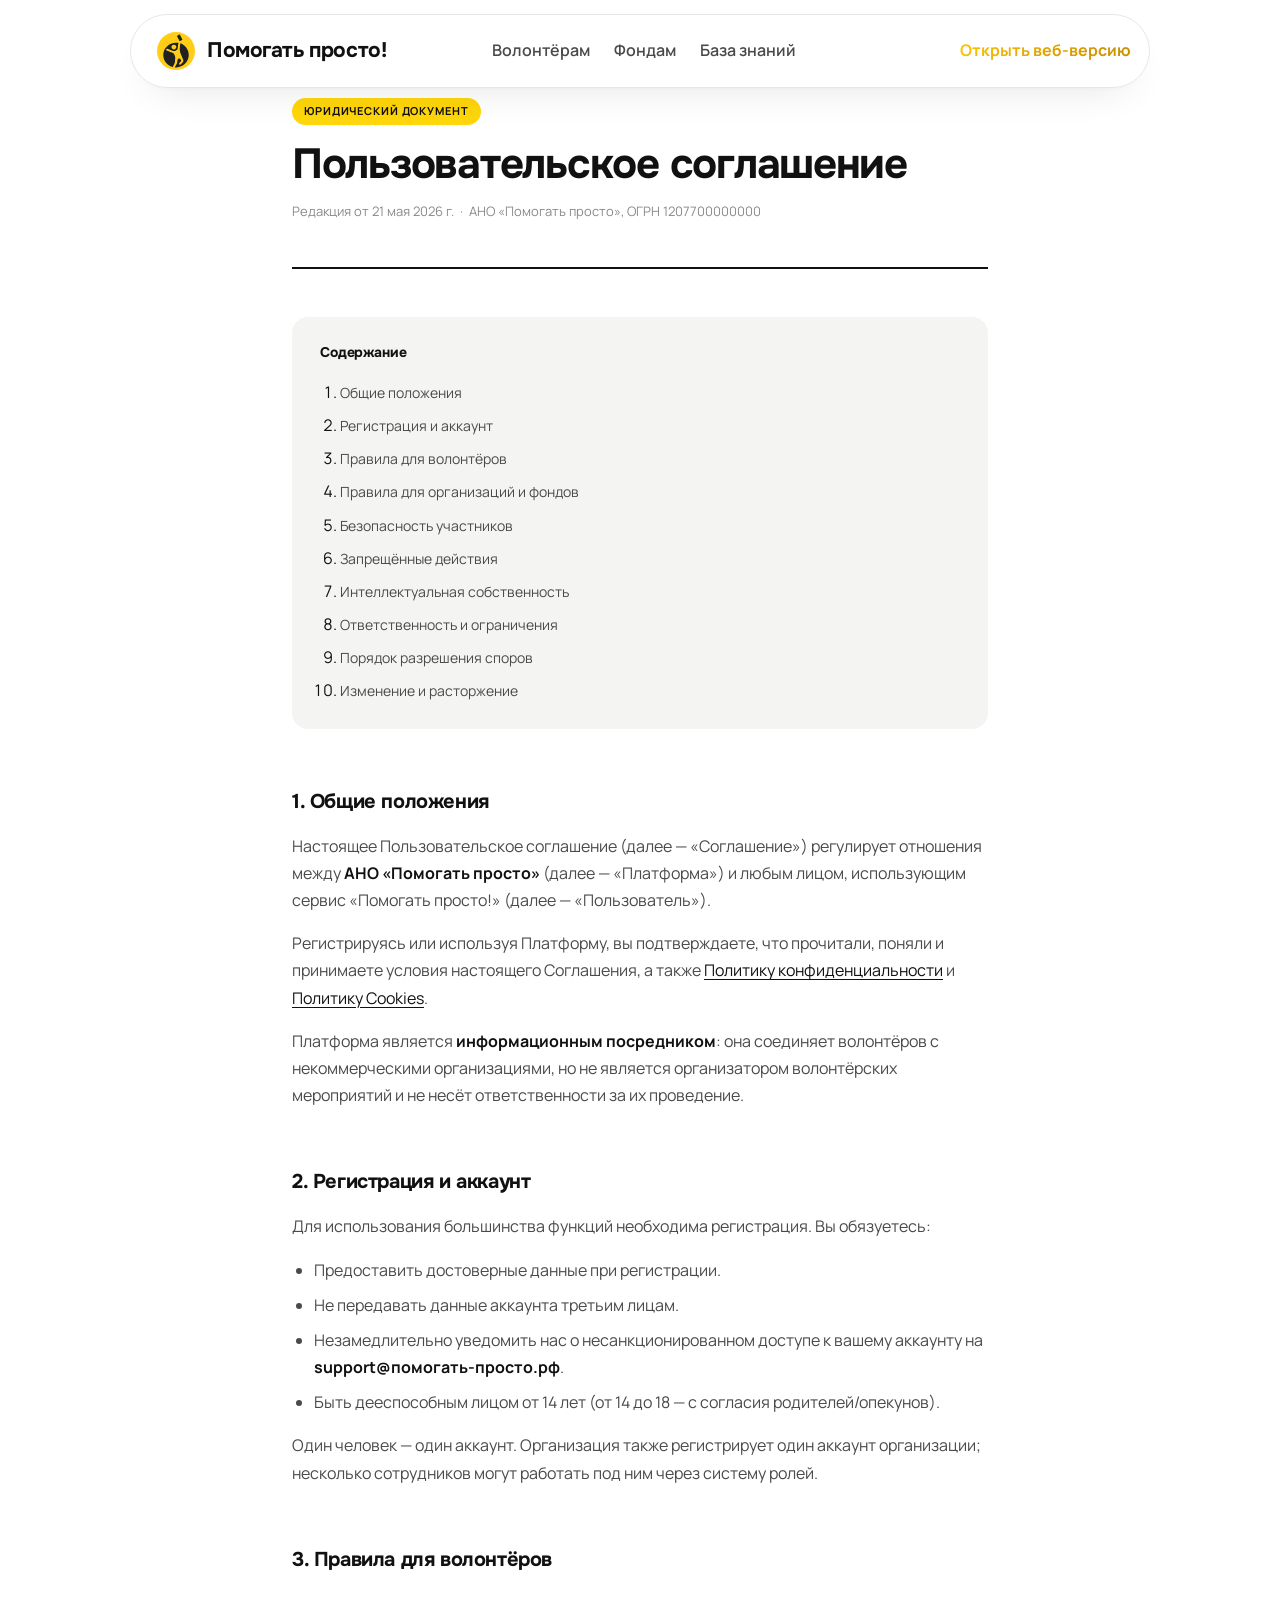
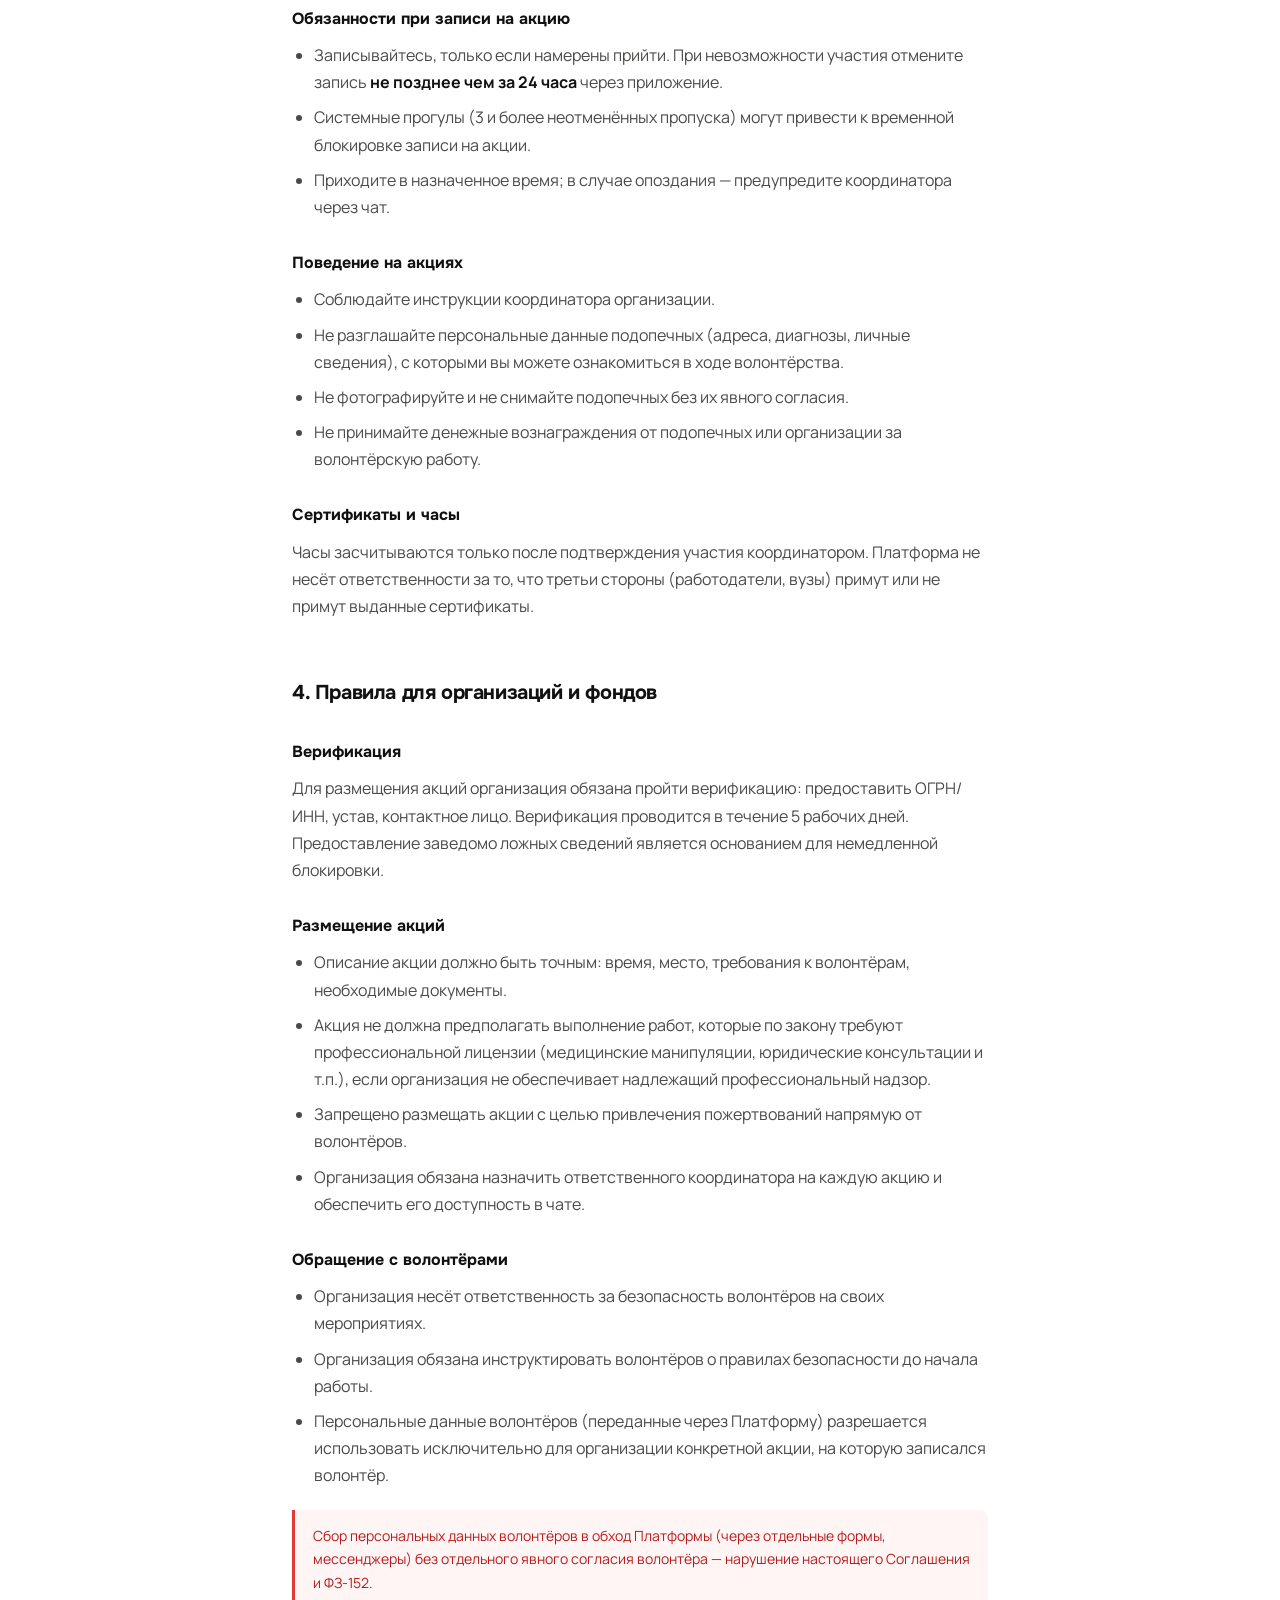
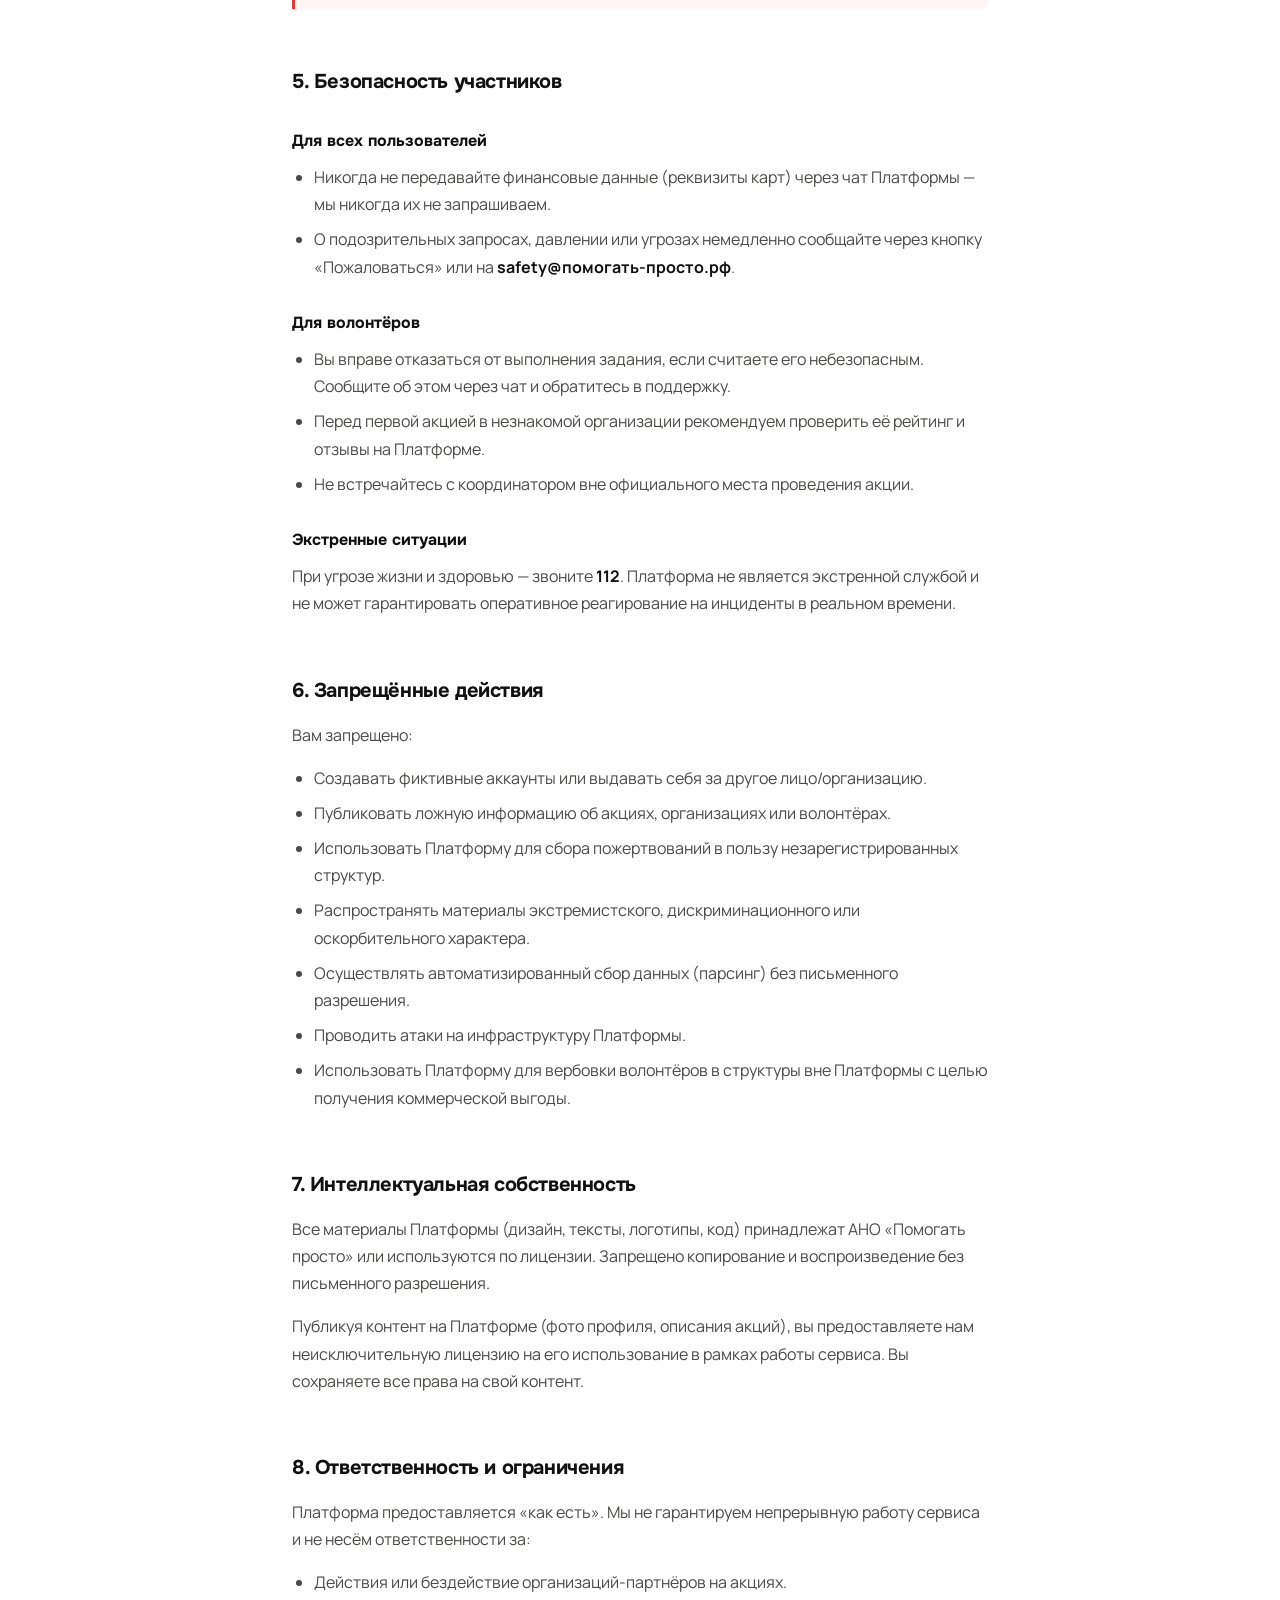
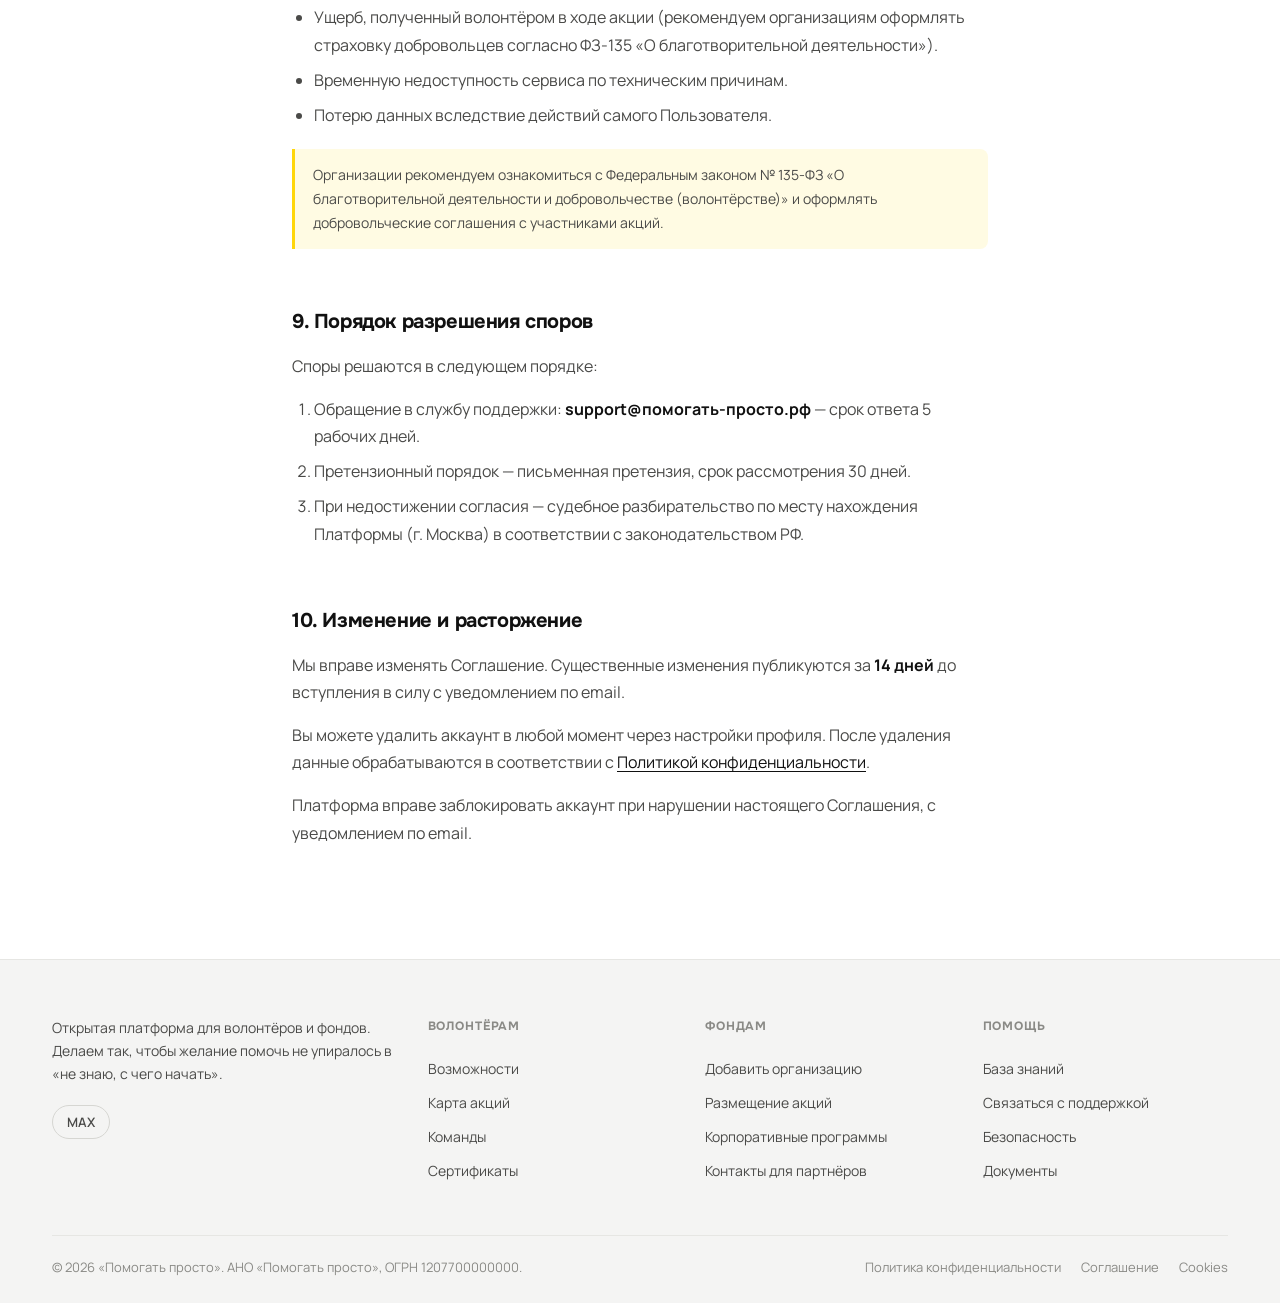
<file: agreement.html>
<!doctype html>
<html lang="ru">
<head>
<meta charset="utf-8"/>
<meta name="viewport" content="width=device-width,initial-scale=1"/>
<title>Пользовательское соглашение — Помогать просто!</title>
<link rel="preconnect" href="https://fonts.googleapis.com"/>
<link rel="preconnect" href="https://fonts.gstatic.com" crossorigin/>
<link href="https://fonts.googleapis.com/css2?family=Onest:wght@700;800&family=Manrope:wght@400;500;600;700&display=swap" rel="stylesheet"/>
<link rel="stylesheet" href="styles/legal.css"/>
</head>
<body>

<div class="nav-veil" aria-hidden="true"></div>
<div class="nav-backdrop" id="navBackdrop" aria-hidden="true"></div>
<nav class="nav">
  <div class="nav-inner" id="navShell">
    <div class="nav-top">
      <a class="logo" href="index.html"><img class="logo-mark" src="assets/stoloto-icon.svg" alt="" aria-hidden="true">Помогать&nbsp;просто!</a>
      <div class="nav-tabs">
        <a href="volunteers.html" class="nav-tab">Волонтёрам</a>
        <a href="funds.html" class="nav-tab">Фондам</a>
        <a href="help.html" class="nav-tab">База знаний</a>
      </div>
      <a href="https://prod-charity.loventy.ru" class="nav-cta-text" target="_blank" rel="noopener">Открыть веб-версию</a>
      <button class="nav-burger" id="navBurger" aria-label="Меню" type="button">
        <span></span><span></span><span></span>
      </button>
    </div>
    <div class="nav-mobile-panel" id="navMobilePanel" aria-hidden="true">
      <div class="nav-mobile-inner">
        <a href="volunteers.html">Волонтёрам</a>
        <a href="funds.html">Фондам</a>
        <a href="help.html">База знаний</a>
        <a href="https://prod-charity.loventy.ru" class="mobile-cta" target="_blank" rel="noopener">Открыть веб-версию</a>
      </div>
    </div>
  </div>
</nav>

<div class="l-wrap">
  <div class="l-hero">
    <span class="l-badge">Юридический документ</span>
    <h1>Пользовательское соглашение</h1>
    <p class="l-meta">Редакция от 21 мая 2026 г. &nbsp;·&nbsp; АНО «Помогать просто», ОГРН 1207700000000</p>
  </div>

  <div class="l-toc">
    <h4>Содержание</h4>
    <ol>
      <li><a href="#a1">Общие положения</a></li>
      <li><a href="#a2">Регистрация и аккаунт</a></li>
      <li><a href="#a3">Правила для волонтёров</a></li>
      <li><a href="#a4">Правила для организаций и фондов</a></li>
      <li><a href="#a5">Безопасность участников</a></li>
      <li><a href="#a6">Запрещённые действия</a></li>
      <li><a href="#a7">Интеллектуальная собственность</a></li>
      <li><a href="#a8">Ответственность и ограничения</a></li>
      <li><a href="#a9">Порядок разрешения споров</a></li>
      <li><a href="#a10">Изменение и расторжение</a></li>
    </ol>
  </div>

  <div class="l-content">

    <h2 id="a1">1. Общие положения</h2>
    <p>Настоящее Пользовательское соглашение (далее — «Соглашение») регулирует отношения между <strong>АНО «Помогать просто»</strong> (далее — «Платформа») и любым лицом, использующим сервис «Помогать просто!» (далее — «Пользователь»).</p>
    <p>Регистрируясь или используя Платформу, вы подтверждаете, что прочитали, поняли и принимаете условия настоящего Соглашения, а также <a href="privacy.html">Политику конфиденциальности</a> и <a href="cookies.html">Политику Cookies</a>.</p>
    <p>Платформа является <strong>информационным посредником</strong>: она соединяет волонтёров с некоммерческими организациями, но не является организатором волонтёрских мероприятий и не несёт ответственности за их проведение.</p>

    <h2 id="a2">2. Регистрация и аккаунт</h2>
    <p>Для использования большинства функций необходима регистрация. Вы обязуетесь:</p>
    <ul>
      <li>Предоставить достоверные данные при регистрации.</li>
      <li>Не передавать данные аккаунта третьим лицам.</li>
      <li>Незамедлительно уведомить нас о несанкционированном доступе к вашему аккаунту на <strong>support@помогать-просто.рф</strong>.</li>
      <li>Быть дееспособным лицом от 14 лет (от 14 до 18 — с согласия родителей/опекунов).</li>
    </ul>
    <p>Один человек — один аккаунт. Организация также регистрирует один аккаунт организации; несколько сотрудников могут работать под ним через систему ролей.</p>

    <h2 id="a3">3. Правила для волонтёров</h2>
    <h3>Обязанности при записи на акцию</h3>
    <ul>
      <li>Записывайтесь, только если намерены прийти. При невозможности участия отмените запись <strong>не позднее чем за 24 часа</strong> через приложение.</li>
      <li>Системные прогулы (3 и более неотменённых пропуска) могут привести к временной блокировке записи на акции.</li>
      <li>Приходите в назначенное время; в случае опоздания — предупредите координатора через чат.</li>
    </ul>
    <h3>Поведение на акциях</h3>
    <ul>
      <li>Соблюдайте инструкции координатора организации.</li>
      <li>Не разглашайте персональные данные подопечных (адреса, диагнозы, личные сведения), с которыми вы можете ознакомиться в ходе волонтёрства.</li>
      <li>Не фотографируйте и не снимайте подопечных без их явного согласия.</li>
      <li>Не принимайте денежные вознаграждения от подопечных или организации за волонтёрскую работу.</li>
    </ul>
    <h3>Сертификаты и часы</h3>
    <p>Часы засчитываются только после подтверждения участия координатором. Платформа не несёт ответственности за то, что третьи стороны (работодатели, вузы) примут или не примут выданные сертификаты.</p>

    <h2 id="a4">4. Правила для организаций и фондов</h2>
    <h3>Верификация</h3>
    <p>Для размещения акций организация обязана пройти верификацию: предоставить ОГРН/ИНН, устав, контактное лицо. Верификация проводится в течение 5 рабочих дней. Предоставление заведомо ложных сведений является основанием для немедленной блокировки.</p>
    <h3>Размещение акций</h3>
    <ul>
      <li>Описание акции должно быть точным: время, место, требования к волонтёрам, необходимые документы.</li>
      <li>Акция не должна предполагать выполнение работ, которые по закону требуют профессиональной лицензии (медицинские манипуляции, юридические консультации и т.п.), если организация не обеспечивает надлежащий профессиональный надзор.</li>
      <li>Запрещено размещать акции с целью привлечения пожертвований напрямую от волонтёров.</li>
      <li>Организация обязана назначить ответственного координатора на каждую акцию и обеспечить его доступность в чате.</li>
    </ul>
    <h3>Обращение с волонтёрами</h3>
    <ul>
      <li>Организация несёт ответственность за безопасность волонтёров на своих мероприятиях.</li>
      <li>Организация обязана инструктировать волонтёров о правилах безопасности до начала работы.</li>
      <li>Персональные данные волонтёров (переданные через Платформу) разрешается использовать исключительно для организации конкретной акции, на которую записался волонтёр.</li>
    </ul>
    <div class="l-warn">Сбор персональных данных волонтёров в обход Платформы (через отдельные формы, мессенджеры) без отдельного явного согласия волонтёра — нарушение настоящего Соглашения и ФЗ-152.</div>

    <h2 id="a5">5. Безопасность участников</h2>
    <h3>Для всех пользователей</h3>
    <ul>
      <li>Никогда не передавайте финансовые данные (реквизиты карт) через чат Платформы — мы никогда их не запрашиваем.</li>
      <li>О подозрительных запросах, давлении или угрозах немедленно сообщайте через кнопку «Пожаловаться» или на <strong>safety@помогать-просто.рф</strong>.</li>
    </ul>
    <h3>Для волонтёров</h3>
    <ul>
      <li>Вы вправе отказаться от выполнения задания, если считаете его небезопасным. Сообщите об этом через чат и обратитесь в поддержку.</li>
      <li>Перед первой акцией в незнакомой организации рекомендуем проверить её рейтинг и отзывы на Платформе.</li>
      <li>Не встречайтесь с координатором вне официального места проведения акции.</li>
    </ul>
    <h3>Экстренные ситуации</h3>
    <p>При угрозе жизни и здоровью — звоните <strong>112</strong>. Платформа не является экстренной службой и не может гарантировать оперативное реагирование на инциденты в реальном времени.</p>

    <h2 id="a6">6. Запрещённые действия</h2>
    <p>Вам запрещено:</p>
    <ul>
      <li>Создавать фиктивные аккаунты или выдавать себя за другое лицо/организацию.</li>
      <li>Публиковать ложную информацию об акциях, организациях или волонтёрах.</li>
      <li>Использовать Платформу для сбора пожертвований в пользу незарегистрированных структур.</li>
      <li>Распространять материалы экстремистского, дискриминационного или оскорбительного характера.</li>
      <li>Осуществлять автоматизированный сбор данных (парсинг) без письменного разрешения.</li>
      <li>Проводить атаки на инфраструктуру Платформы.</li>
      <li>Использовать Платформу для вербовки волонтёров в структуры вне Платформы с целью получения коммерческой выгоды.</li>
    </ul>

    <h2 id="a7">7. Интеллектуальная собственность</h2>
    <p>Все материалы Платформы (дизайн, тексты, логотипы, код) принадлежат АНО «Помогать просто» или используются по лицензии. Запрещено копирование и воспроизведение без письменного разрешения.</p>
    <p>Публикуя контент на Платформе (фото профиля, описания акций), вы предоставляете нам неисключительную лицензию на его использование в рамках работы сервиса. Вы сохраняете все права на свой контент.</p>

    <h2 id="a8">8. Ответственность и ограничения</h2>
    <p>Платформа предоставляется «как есть». Мы не гарантируем непрерывную работу сервиса и не несём ответственности за:</p>
    <ul>
      <li>Действия или бездействие организаций-партнёров на акциях.</li>
      <li>Ущерб, полученный волонтёром в ходе акции (рекомендуем организациям оформлять страховку добровольцев согласно ФЗ-135 «О благотворительной деятельности»).</li>
      <li>Временную недоступность сервиса по техническим причинам.</li>
      <li>Потерю данных вследствие действий самого Пользователя.</li>
    </ul>
    <div class="l-note">Организации рекомендуем ознакомиться с Федеральным законом № 135-ФЗ «О благотворительной деятельности и добровольчестве (волонтёрстве)» и оформлять добровольческие соглашения с участниками акций.</div>

    <h2 id="a9">9. Порядок разрешения споров</h2>
    <p>Споры решаются в следующем порядке:</p>
    <ol>
      <li>Обращение в службу поддержки: <strong>support@помогать-просто.рф</strong> — срок ответа 5 рабочих дней.</li>
      <li>Претензионный порядок — письменная претензия, срок рассмотрения 30 дней.</li>
      <li>При недостижении согласия — судебное разбирательство по месту нахождения Платформы (г. Москва) в соответствии с законодательством РФ.</li>
    </ol>

    <h2 id="a10">10. Изменение и расторжение</h2>
    <p>Мы вправе изменять Соглашение. Существенные изменения публикуются за <strong>14 дней</strong> до вступления в силу с уведомлением по email.</p>
    <p>Вы можете удалить аккаунт в любой момент через настройки профиля. После удаления данные обрабатываются в соответствии с <a href="privacy.html">Политикой конфиденциальности</a>.</p>
    <p>Платформа вправе заблокировать аккаунт при нарушении настоящего Соглашения, с уведомлением по email.</p>

  </div>

</div>

<footer class="site-footer">
  <div class="wrap">
    <div class="foot-grid">
      <div class="foot-col">
        <p class="foot-about">Открытая платформа для волонтёров и фондов. Делаем так, чтобы желание помочь не упиралось в «не знаю, с чего начать».</p>
        <div class="foot-socials">
          <a href="https://max.ru/id263524490954_1_bot" class="foot-social-btn" target="_blank" rel="noopener">MAX</a>
        </div>
      </div>
      <div class="foot-col">
        <h6>Волонтёрам</h6>
        <a href="help.html#volunteers">Возможности</a>
        <a href="help.html#volunteers">Карта акций</a>
        <a href="help.html#volunteers">Команды</a>
        <a href="help.html#volunteers">Сертификаты</a>
      </div>
      <div class="foot-col">
        <h6>Фондам</h6>
        <a href="help.html#orgs">Добавить организацию</a>
        <a href="help.html#orgs">Размещение акций</a>
        <a href="help.html#orgs">Корпоративные программы</a>
        <a href="help.html#contact">Контакты для партнёров</a>
      </div>
      <div class="foot-col">
        <h6>Помощь</h6>
        <a href="help.html">База знаний</a>
        <a href="help.html#contact">Связаться с поддержкой</a>
        <a href="help.html#safety">Безопасность</a>
        <a href="agreement.html">Документы</a>
      </div>
    </div>
    <div class="foot-bottom">
      <span>© 2026 «Помогать просто». АНО «Помогать просто», ОГРН 1207700000000.</span>
      <div class="links">
        <a href="privacy.html">Политика конфиденциальности</a>
        <a href="agreement.html">Соглашение</a>
        <a href="cookies.html">Cookies</a>
      </div>
    </div>
  </div>
</footer>

<script src="scripts/nav.js" defer></script>
</body>
</html>
</file>
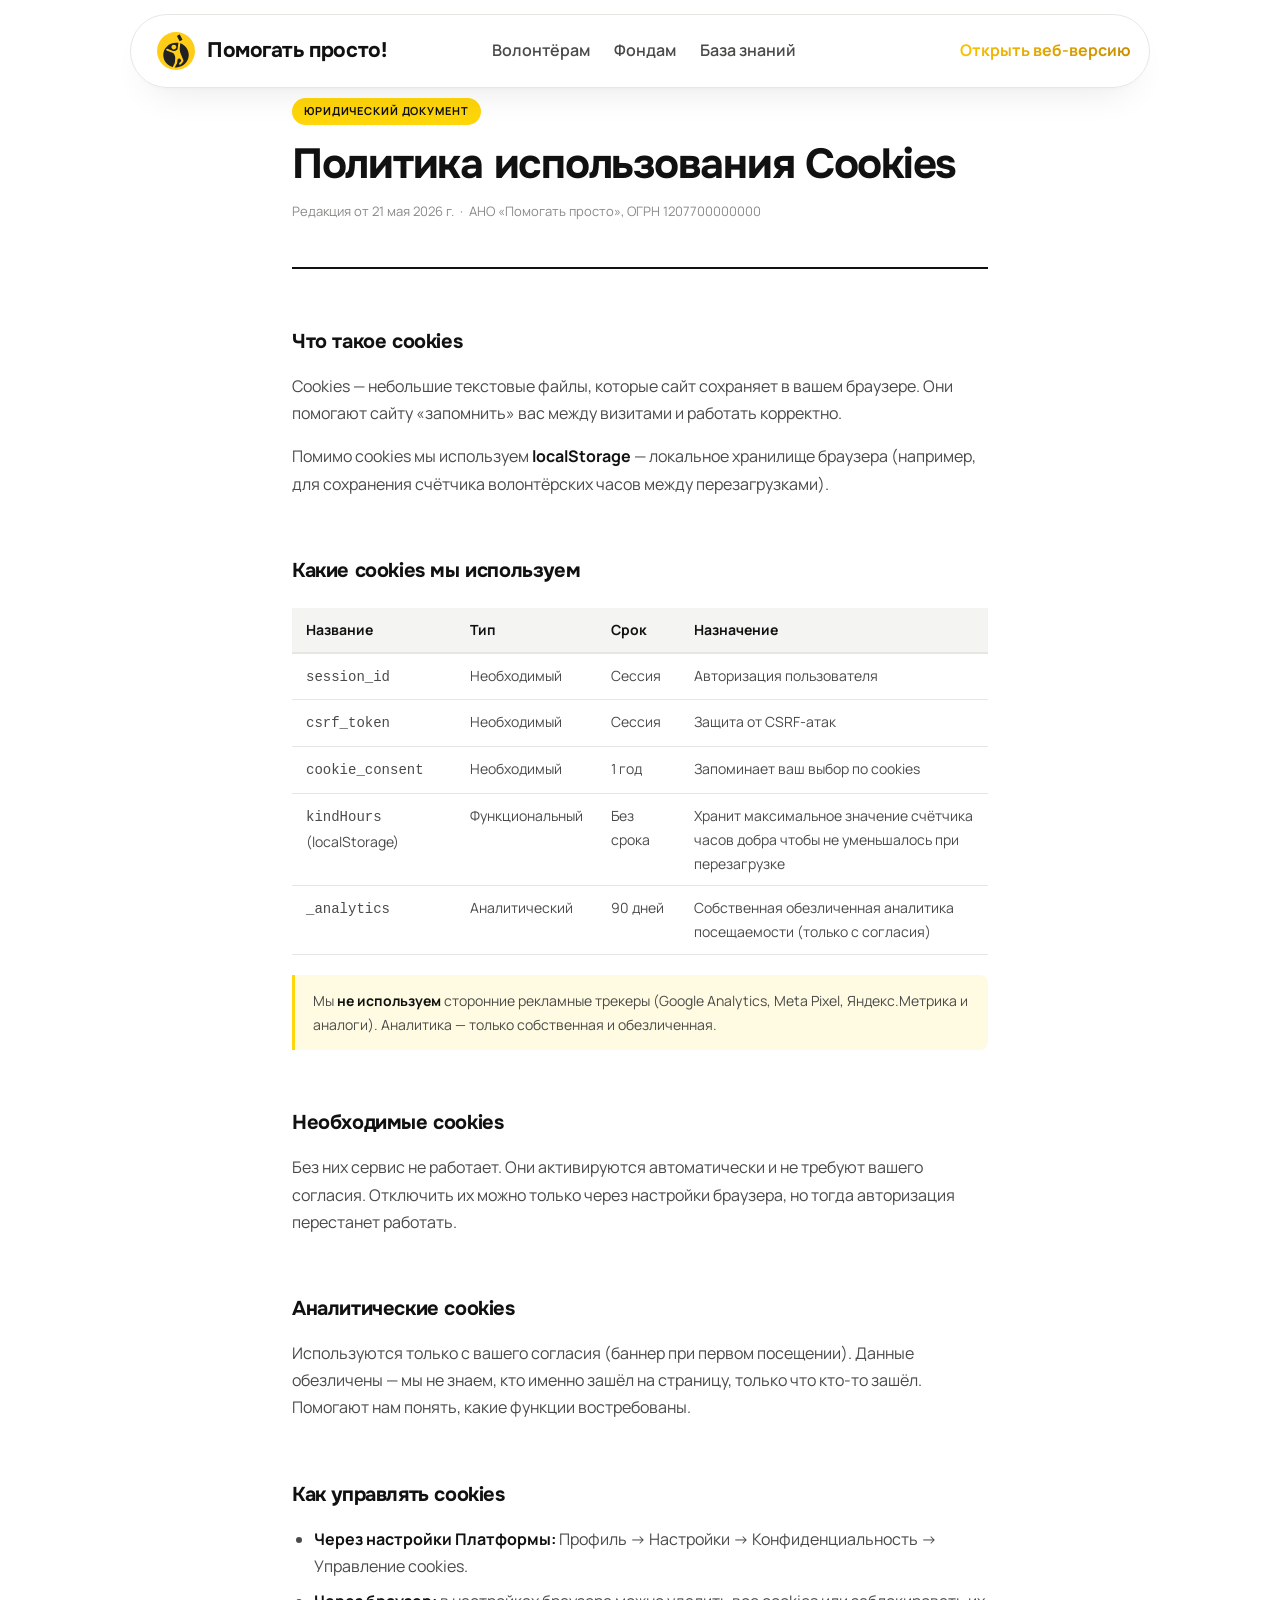
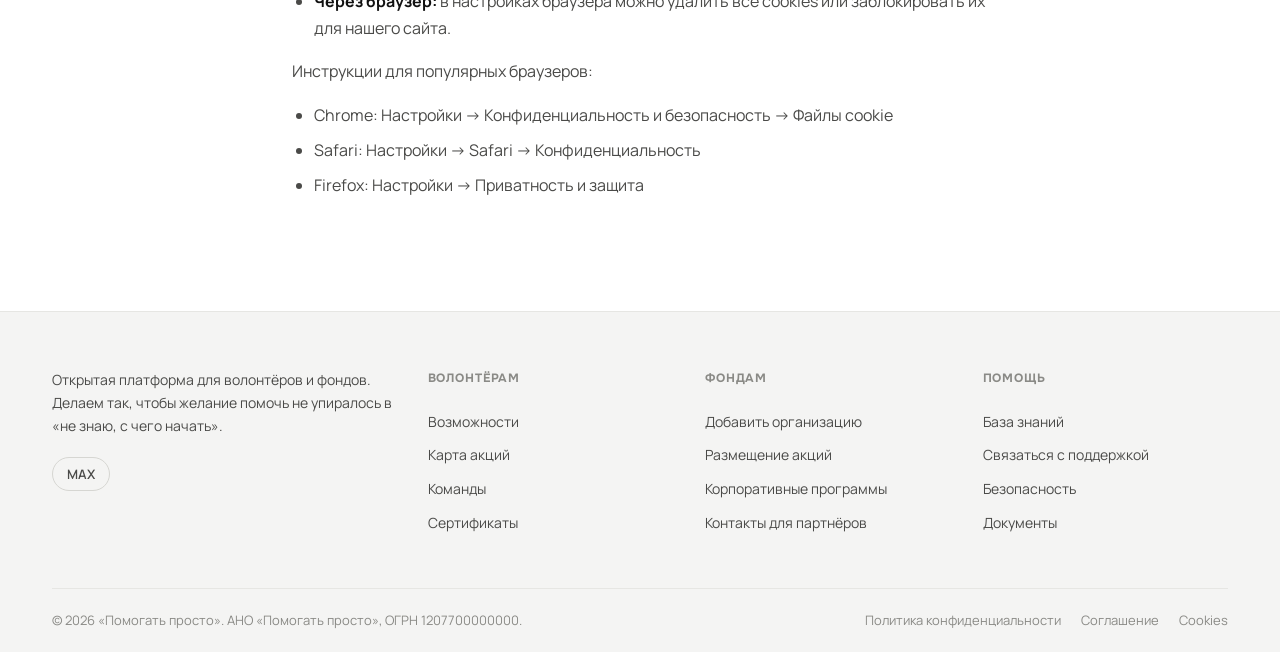
<file: cookies.html>
<!doctype html>
<html lang="ru">
<head>
<meta charset="utf-8"/>
<meta name="viewport" content="width=device-width,initial-scale=1"/>
<title>Политика Cookies — Помогать просто!</title>
<link rel="preconnect" href="https://fonts.googleapis.com"/>
<link rel="preconnect" href="https://fonts.gstatic.com" crossorigin/>
<link href="https://fonts.googleapis.com/css2?family=Onest:wght@700;800&family=Manrope:wght@400;500;600;700&display=swap" rel="stylesheet"/>
<link rel="stylesheet" href="styles/legal.css"/>
</head>
<body>

<div class="nav-veil" aria-hidden="true"></div>
<div class="nav-backdrop" id="navBackdrop" aria-hidden="true"></div>
<nav class="nav">
  <div class="nav-inner" id="navShell">
    <div class="nav-top">
      <a class="logo" href="index.html"><img class="logo-mark" src="assets/stoloto-icon.svg" alt="" aria-hidden="true">Помогать&nbsp;просто!</a>
      <div class="nav-tabs">
        <a href="volunteers.html" class="nav-tab">Волонтёрам</a>
        <a href="funds.html" class="nav-tab">Фондам</a>
        <a href="help.html" class="nav-tab">База знаний</a>
      </div>
      <a href="https://prod-charity.loventy.ru" class="nav-cta-text" target="_blank" rel="noopener">Открыть веб-версию</a>
      <button class="nav-burger" id="navBurger" aria-label="Меню" type="button">
        <span></span><span></span><span></span>
      </button>
    </div>
    <div class="nav-mobile-panel" id="navMobilePanel" aria-hidden="true">
      <div class="nav-mobile-inner">
        <a href="volunteers.html">Волонтёрам</a>
        <a href="funds.html">Фондам</a>
        <a href="help.html">База знаний</a>
        <a href="https://prod-charity.loventy.ru" class="mobile-cta" target="_blank" rel="noopener">Открыть веб-версию</a>
      </div>
    </div>
  </div>
</nav>

<div class="l-wrap">
  <div class="l-hero">
    <span class="l-badge">Юридический документ</span>
    <h1>Политика использования Cookies</h1>
    <p class="l-meta">Редакция от 21 мая 2026 г. &nbsp;·&nbsp; АНО «Помогать просто», ОГРН 1207700000000</p>
  </div>

  <div class="l-content">

    <h2 id="c1">Что такое cookies</h2>
    <p>Cookies — небольшие текстовые файлы, которые сайт сохраняет в вашем браузере. Они помогают сайту «запомнить» вас между визитами и работать корректно.</p>
    <p>Помимо cookies мы используем <strong>localStorage</strong> — локальное хранилище браузера (например, для сохранения счётчика волонтёрских часов между перезагрузками).</p>

    <h2 id="c2">Какие cookies мы используем</h2>
    <table>
      <tr><th>Название</th><th>Тип</th><th>Срок</th><th>Назначение</th></tr>
      <tr><td><code>session_id</code></td><td>Необходимый</td><td>Сессия</td><td>Авторизация пользователя</td></tr>
      <tr><td><code>csrf_token</code></td><td>Необходимый</td><td>Сессия</td><td>Защита от CSRF-атак</td></tr>
      <tr><td><code>cookie_consent</code></td><td>Необходимый</td><td>1 год</td><td>Запоминает ваш выбор по cookies</td></tr>
      <tr><td><code>kindHours</code> (localStorage)</td><td>Функциональный</td><td>Без срока</td><td>Хранит максимальное значение счётчика часов добра чтобы не уменьшалось при перезагрузке</td></tr>
      <tr><td><code>_analytics</code></td><td>Аналитический</td><td>90 дней</td><td>Собственная обезличенная аналитика посещаемости (только с согласия)</td></tr>
    </table>

    <div class="l-note">Мы <strong>не используем</strong> сторонние рекламные трекеры (Google Analytics, Meta Pixel, Яндекс.Метрика и аналоги). Аналитика — только собственная и обезличенная.</div>

    <h2 id="c3">Необходимые cookies</h2>
    <p>Без них сервис не работает. Они активируются автоматически и не требуют вашего согласия. Отключить их можно только через настройки браузера, но тогда авторизация перестанет работать.</p>

    <h2 id="c4">Аналитические cookies</h2>
    <p>Используются только с вашего согласия (баннер при первом посещении). Данные обезличены — мы не знаем, кто именно зашёл на страницу, только что кто-то зашёл. Помогают нам понять, какие функции востребованы.</p>

    <h2 id="c5">Как управлять cookies</h2>
    <ul>
      <li><strong>Через настройки Платформы:</strong> Профиль → Настройки → Конфиденциальность → Управление cookies.</li>
      <li><strong>Через браузер:</strong> в настройках браузера можно удалить все cookies или заблокировать их для нашего сайта.</li>
    </ul>
    <p>Инструкции для популярных браузеров:</p>
    <ul>
      <li>Chrome: Настройки → Конфиденциальность и безопасность → Файлы cookie</li>
      <li>Safari: Настройки → Safari → Конфиденциальность</li>
      <li>Firefox: Настройки → Приватность и защита</li>
    </ul>

  </div>

</div>

<footer class="site-footer">
  <div class="wrap">
    <div class="foot-grid">
      <div class="foot-col">
        <p class="foot-about">Открытая платформа для волонтёров и фондов. Делаем так, чтобы желание помочь не упиралось в «не знаю, с чего начать».</p>
        <div class="foot-socials">
          <a href="https://max.ru/id263524490954_1_bot" class="foot-social-btn" target="_blank" rel="noopener">MAX</a>
        </div>
      </div>
      <div class="foot-col">
        <h6>Волонтёрам</h6>
        <a href="help.html#volunteers">Возможности</a>
        <a href="help.html#volunteers">Карта акций</a>
        <a href="help.html#volunteers">Команды</a>
        <a href="help.html#volunteers">Сертификаты</a>
      </div>
      <div class="foot-col">
        <h6>Фондам</h6>
        <a href="help.html#orgs">Добавить организацию</a>
        <a href="help.html#orgs">Размещение акций</a>
        <a href="help.html#orgs">Корпоративные программы</a>
        <a href="help.html#contact">Контакты для партнёров</a>
      </div>
      <div class="foot-col">
        <h6>Помощь</h6>
        <a href="help.html">База знаний</a>
        <a href="help.html#contact">Связаться с поддержкой</a>
        <a href="help.html#safety">Безопасность</a>
        <a href="agreement.html">Документы</a>
      </div>
    </div>
    <div class="foot-bottom">
      <span>© 2026 «Помогать просто». АНО «Помогать просто», ОГРН 1207700000000.</span>
      <div class="links">
        <a href="privacy.html">Политика конфиденциальности</a>
        <a href="agreement.html">Соглашение</a>
        <a href="cookies.html">Cookies</a>
      </div>
    </div>
  </div>
</footer>

<script src="scripts/nav.js" defer></script>
</body>
</html>
</file>
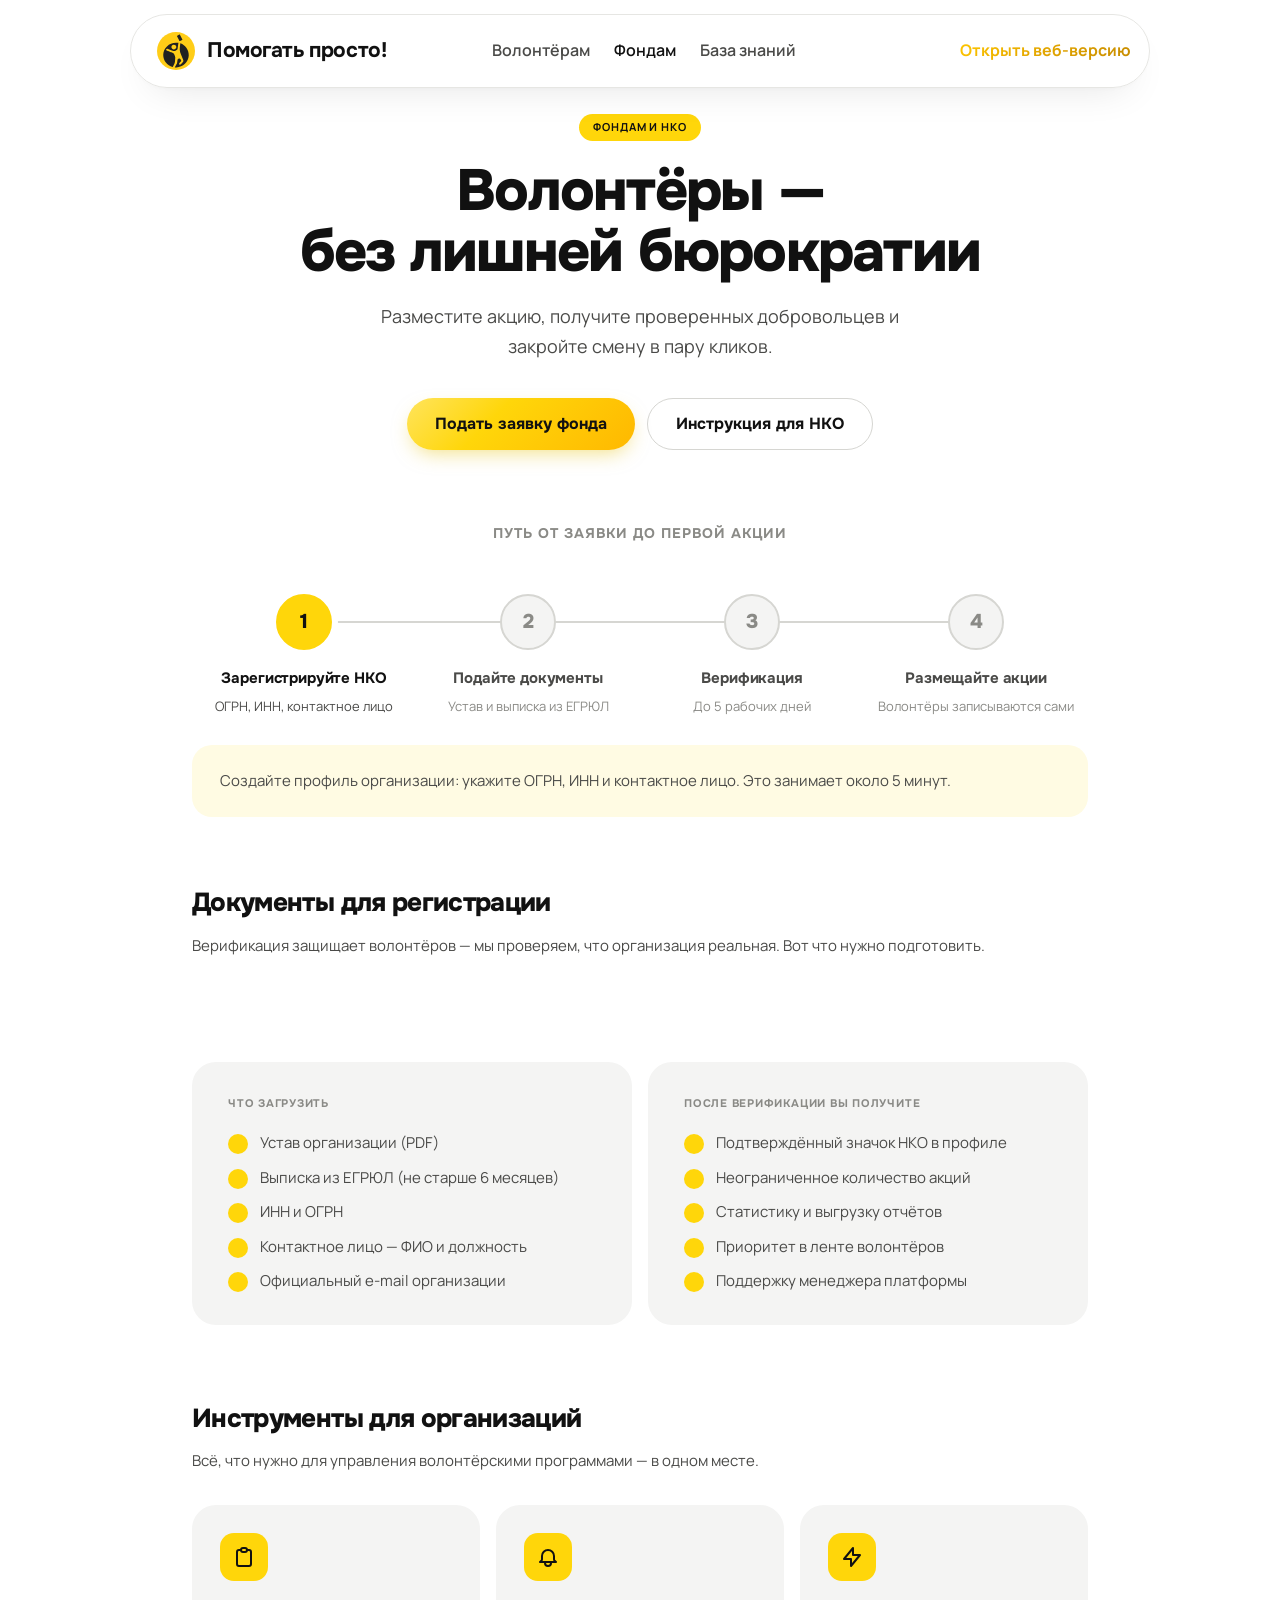
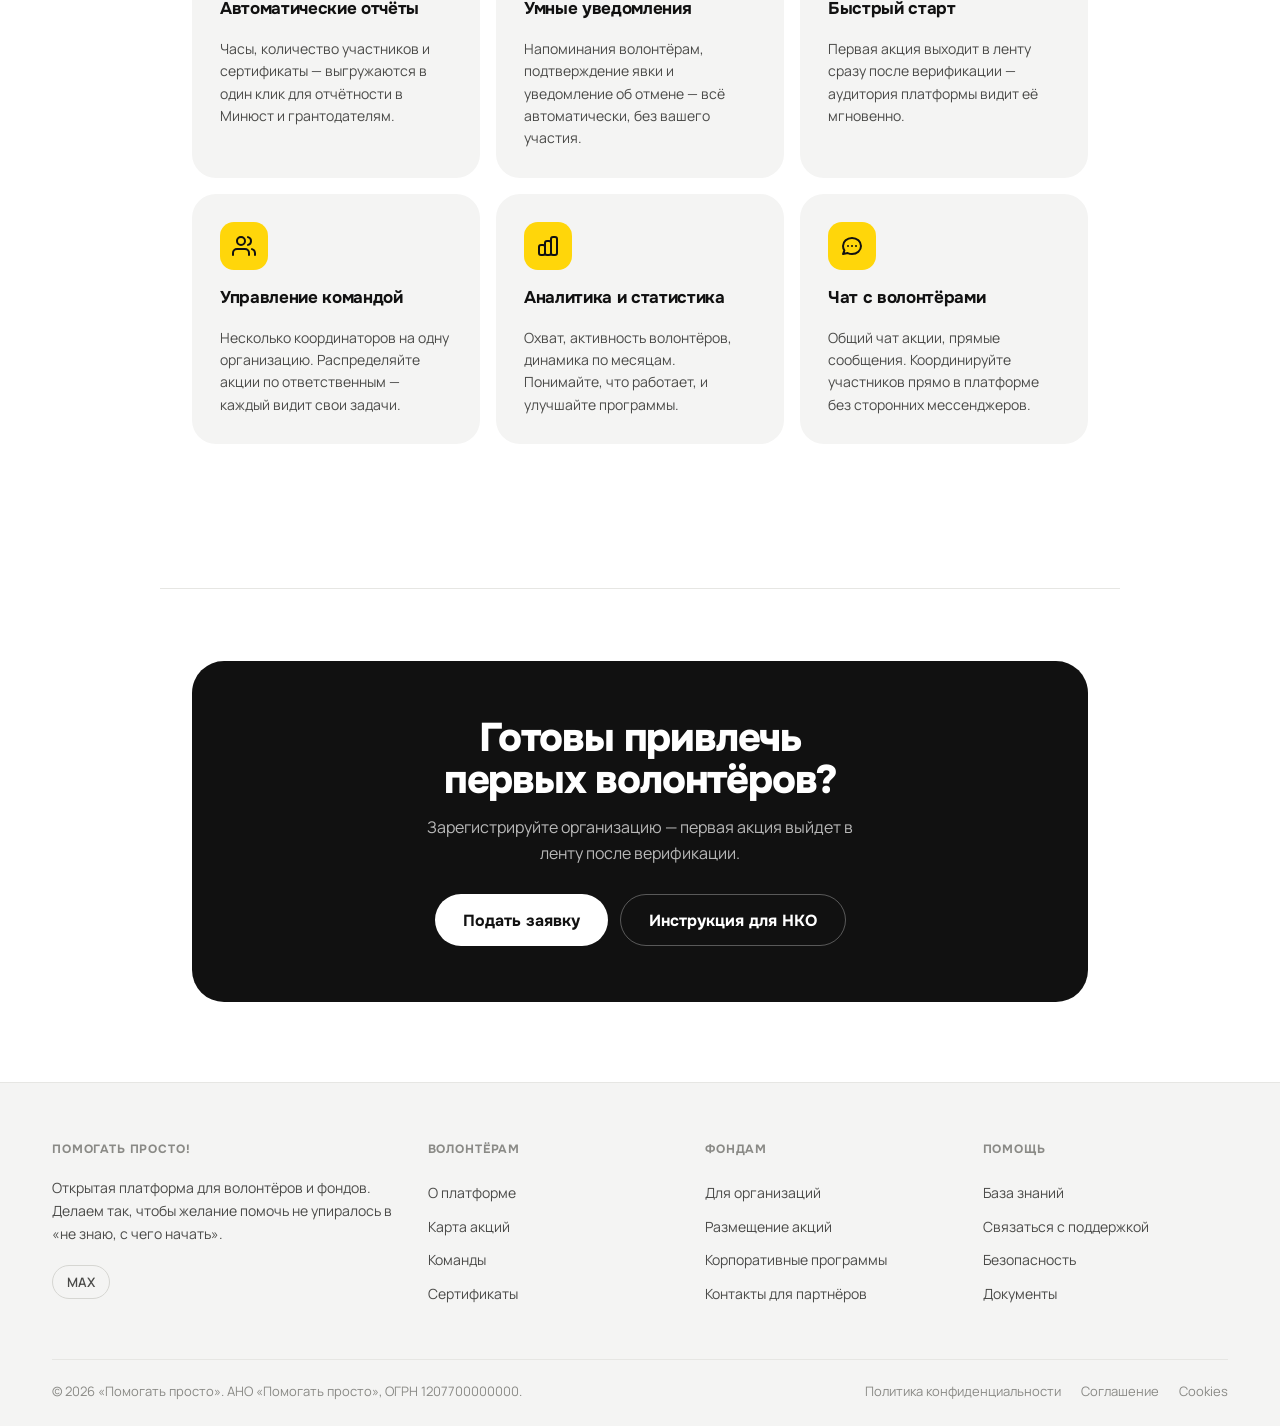
<file: funds.html>
<!doctype html>
<html lang="ru">
<head>
<meta charset="utf-8"/>
<meta name="viewport" content="width=device-width,initial-scale=1"/>
<title>Фондам и НКО — Помогать просто!</title>
<link rel="preconnect" href="https://fonts.googleapis.com"/>
<link rel="preconnect" href="https://fonts.gstatic.com" crossorigin/>
<link href="https://fonts.googleapis.com/css2?family=Onest:wght@700;800&family=Manrope:wght@400;500;600;700&display=swap" rel="stylesheet"/>
<link rel="stylesheet" href="styles/legal.css"/>
<style>
  /* ---- hero ---- */
  .f-hero{padding:112px 0 72px;text-align:center}
  .f-hero .kicker{display:inline-block;background:var(--yellow);color:var(--ink);font-size:11px;font-weight:700;text-transform:uppercase;letter-spacing:.08em;padding:4px 14px;border-radius:999px;margin-bottom:20px;font-family:"Manrope",sans-serif}
  .f-hero h1{font-family:"Onest",sans-serif;font-size:clamp(36px,6vw,58px);font-weight:800;letter-spacing:-0.03em;line-height:1.05;margin:0 0 20px;color:var(--ink)}
  .f-hero p{font-size:18px;color:var(--ink-2);max-width:520px;margin:0 auto 36px;line-height:1.65}
  .f-hero-ctas{display:flex;gap:12px;justify-content:center;flex-wrap:wrap}

  /* ---- shared button styles ---- */
  .btn{display:inline-flex;align-items:center;justify-content:center;font-family:"Onest",sans-serif;font-weight:700;font-size:16px;height:52px;padding:0 28px;border-radius:999px;text-decoration:none;transition:filter .15s,opacity .15s;white-space:nowrap;border:0;cursor:pointer}
  .btn-grad{background:linear-gradient(135deg,#FFE45C 0%,var(--yellow) 38%,#FFB800 100%);color:var(--ink);box-shadow:0 8px 20px -6px rgba(229,191,0,.5)}
  .btn-grad:hover{filter:brightness(1.06);opacity:1}
  .btn-ghost{background:transparent;color:var(--ink);border:1.5px solid var(--line-2)}
  .btn-ghost:hover{border-color:var(--ink);opacity:1}

  /* ---- steps (horizontal timeline) ---- */
  .f-steps-wrap{max-width:960px;margin:0 auto;padding:0 32px 0}
  .f-steps-title{font-family:"Onest",sans-serif;font-size:14px;font-weight:700;text-transform:uppercase;letter-spacing:.07em;color:var(--ink-3);text-align:center;margin:0 0 48px}
  .f-steps{display:grid;grid-template-columns:repeat(4,1fr);gap:0;position:relative}
  .f-steps::before{content:"";position:absolute;top:27px;left:calc(12.5% + 20px);right:calc(12.5% + 20px);height:2px;background:var(--line-2);z-index:0}
  .f-step{display:flex;flex-direction:column;align-items:center;text-align:center;padding:0 12px;position:relative;z-index:1;cursor:pointer}
  .f-step-num{width:56px;height:56px;border-radius:50%;background:var(--bg-2);border:2px solid var(--line-2);color:var(--ink-3);font-family:"Onest",sans-serif;font-weight:800;font-size:20px;display:grid;place-items:center;margin-bottom:16px;flex-shrink:0;transition:background .22s,border-color .22s,color .22s,box-shadow .22s}
  .f-step:hover .f-step-num{border-color:var(--yellow);color:var(--ink);background:#fff}
  .f-step.active .f-step-num{background:var(--yellow);border-color:var(--yellow);color:var(--ink);box-shadow:0 0 0 6px var(--bg)}
  .f-step h4{font-family:"Onest",sans-serif;font-size:15px;font-weight:700;letter-spacing:-0.01em;margin:0 0 6px;color:var(--ink-2);transition:color .2s}
  .f-step.active h4{color:var(--ink)}
  .f-step p{font-size:13px;color:var(--ink-3);line-height:1.5;margin:0;transition:color .2s}
  .f-step.active p{color:var(--ink-2)}

  /* detail panel */
  .f-step-detail{max-width:960px;margin:0 auto;padding:0 32px}
  .f-step-detail-inner{background:var(--yellow-tint);border-radius:20px;padding:24px 28px;font-size:15px;color:var(--ink-2);line-height:1.65;margin-top:28px;margin-bottom:64px;transition:opacity .25s ease}

  /* ---- section wrapper ---- */
  .f-section{max-width:960px;margin:0 auto;padding:0 32px 72px}
  .f-section-title{font-family:"Onest",sans-serif;font-size:26px;font-weight:800;letter-spacing:-0.025em;margin:0 0 8px;color:var(--ink)}
  .f-section-sub{font-size:15px;color:var(--ink-2);margin:0 0 32px;line-height:1.6}

  /* ---- docs block ---- */
  .f-docs{display:grid;grid-template-columns:1fr 1fr;gap:16px;margin-bottom:72px}
  .f-docs-col{background:var(--bg-2);border-radius:24px;padding:32px 36px}
  .f-docs-col h4{font-family:"Onest",sans-serif;font-size:11px;font-weight:700;text-transform:uppercase;letter-spacing:.07em;color:var(--ink-3);margin:0 0 20px}
  .f-docs-list{display:flex;flex-direction:column;gap:12px;margin:0;padding:0;list-style:none}
  .f-docs-list li{display:flex;align-items:flex-start;gap:12px;font-size:15px;color:var(--ink-2);line-height:1.5}
  .f-docs-list li::before{content:"";width:20px;height:20px;border-radius:50%;background:var(--yellow);flex-shrink:0;margin-top:2px;display:block}

  /* ---- cards ---- */
  .f-cards{display:grid;grid-template-columns:repeat(3,1fr);gap:16px;margin-bottom:72px}
  .f-card{background:var(--bg-2);border-radius:24px;padding:28px;display:flex;flex-direction:column;gap:14px}
  .f-card-icon{width:48px;height:48px;border-radius:14px;background:var(--yellow);display:flex;align-items:center;justify-content:center;flex-shrink:0}
  .f-card h5{font-family:"Onest",sans-serif;font-size:17px;font-weight:700;letter-spacing:-0.02em;margin:0;color:var(--ink)}
  .f-card p{font-size:14px;color:var(--ink-2);line-height:1.6;margin:0}

  /* ---- divider ---- */
  .f-divider{max-width:960px;margin:0 auto 72px;padding:0 32px;border-top:1px solid var(--line)}

  /* ---- final CTA ---- */
  .f-final{max-width:960px;margin:0 auto 80px;padding:0 32px}
  .f-final-inner{background:var(--ink);border-radius:32px;padding:56px 48px;text-align:center;color:#fff}
  .f-final-inner h2{font-family:"Onest",sans-serif;font-size:clamp(26px,4vw,40px);font-weight:800;letter-spacing:-0.03em;line-height:1.05;margin:0 0 14px}
  .f-final-inner p{font-size:16px;opacity:.7;max-width:440px;margin:0 auto 28px;line-height:1.6}
  .f-final-ctas{display:flex;gap:12px;justify-content:center;flex-wrap:wrap}
  .btn-light{background:#fff;color:var(--ink)}
  .btn-light:hover{filter:brightness(.96);opacity:1}
  .btn-outline-white{background:transparent;color:#fff;border:1.5px solid rgba(255,255,255,.3)}
  .btn-outline-white:hover{border-color:rgba(255,255,255,.7);opacity:1}

  @media(max-width:819px){
    .f-hero{padding:96px 18px 48px}
    .f-steps-wrap,.f-step-detail,.f-section,.f-final{padding-left:18px;padding-right:18px}
    .f-steps{grid-template-columns:1fr 1fr;gap:20px 8px}
    .f-steps::before{display:none}
    .f-step p{display:none}
    .f-step-detail-inner{padding:18px 20px}
    .f-docs{grid-template-columns:1fr;padding-left:18px;padding-right:18px}
    .f-docs-col{padding:24px 20px}
    .f-cards{grid-template-columns:1fr;padding-left:18px;padding-right:18px}
    .f-final-inner{padding:36px 20px;border-radius:24px}
    .f-final-ctas{flex-direction:column;align-items:stretch}
    .f-final-ctas .btn{width:100%}
  }
</style>
</head>
<body>

<div class="nav-veil" aria-hidden="true"></div>
<div class="nav-backdrop" id="navBackdrop" aria-hidden="true"></div>
<nav class="nav">
  <div class="nav-inner" id="navShell">
    <div class="nav-top">
      <a class="logo" href="index.html"><img class="logo-mark" src="assets/stoloto-icon.svg" alt="" aria-hidden="true">Помогать&nbsp;просто!</a>
      <div class="nav-tabs">
        <a href="volunteers.html" class="nav-tab">Волонтёрам</a>
        <a href="funds.html" class="nav-tab" style="color:var(--ink)">Фондам</a>
        <a href="help.html" class="nav-tab">База знаний</a>
      </div>
      <a href="https://prod-charity.loventy.ru" class="nav-cta-text" target="_blank" rel="noopener">Открыть веб-версию</a>
      <button class="nav-burger" id="navBurger" aria-label="Меню" type="button">
        <span></span><span></span><span></span>
      </button>
    </div>
    <div class="nav-mobile-panel" id="navMobilePanel" aria-hidden="true">
      <div class="nav-mobile-inner">
        <a href="volunteers.html">Волонтёрам</a>
        <a href="funds.html">Фондам</a>
        <a href="help.html">База знаний</a>
        <a href="https://prod-charity.loventy.ru" class="mobile-cta" target="_blank" rel="noopener">Открыть веб-версию</a>
      </div>
    </div>
  </div>
</nav>

<!-- HERO -->
<section class="f-hero">
  <span class="kicker">Фондам и НКО</span>
  <h1>Волонтёры —<br/>без лишней бюрократии</h1>
  <p>Разместите акцию, получите проверенных добровольцев и закройте смену в пару кликов.</p>
  <div class="f-hero-ctas">
    <a href="index.html#open" class="btn btn-grad">Подать заявку фонда</a>
    <a href="help.html#orgs" class="btn btn-ghost">Инструкция для НКО</a>
  </div>
</section>

<!-- STEPS -->
<div class="f-steps-wrap">
  <p class="f-steps-title">Путь от заявки до первой акции</p>
  <div class="f-steps" id="fundSteps">
    <div class="f-step active" data-detail="Создайте профиль организации: укажите ОГРН, ИНН и контактное лицо. Это занимает около 5 минут.">
      <div class="f-step-num">1</div>
      <h4>Зарегистрируйте НКО</h4>
      <p>ОГРН, ИНН, контактное лицо</p>
    </div>
    <div class="f-step" data-detail="Загрузите устав и выписку из ЕГРЮЛ (не старше 6 месяцев). Документы подаются один раз — повторно загружать при обновлении акций не нужно.">
      <div class="f-step-num">2</div>
      <h4>Подайте документы</h4>
      <p>Устав и выписка из ЕГРЮЛ</p>
    </div>
    <div class="f-step" data-detail="Проверка занимает до 5 рабочих дней. Статус и комментарии модераторов видны в личном кабинете — не нужно ждать письма.">
      <div class="f-step-num">3</div>
      <h4>Верификация</h4>
      <p>До 5 рабочих дней</p>
    </div>
    <div class="f-step" data-detail="Опубликуйте мероприятие — волонтёры видят его сразу. Они записываются сами, вам остаётся только подтвердить участие одним кликом.">
      <div class="f-step-num">4</div>
      <h4>Размещайте акции</h4>
      <p>Волонтёры записываются сами</p>
    </div>
  </div>
</div>
<div class="f-step-detail">
  <div class="f-step-detail-inner" id="fundStepDetail">Создайте профиль организации: укажите ОГРН, ИНН и контактное лицо. Это занимает около 5 минут.</div>
</div>

<!-- DOCS REQUIRED -->
<div class="f-section">
  <h2 class="f-section-title">Документы для регистрации</h2>
  <p class="f-section-sub">Верификация защищает волонтёров — мы проверяем, что организация реальная. Вот что нужно подготовить.</p>
</div>
<div class="f-docs" style="max-width:960px;margin:0 auto;padding:0 32px;margin-bottom:72px">
  <div class="f-docs-col">
    <h4>Что загрузить</h4>
    <ul class="f-docs-list">
      <li>Устав организации (PDF)</li>
      <li>Выписка из ЕГРЮЛ (не старше 6 месяцев)</li>
      <li>ИНН и ОГРН</li>
      <li>Контактное лицо — ФИО и должность</li>
      <li>Официальный e-mail организации</li>
    </ul>
  </div>
  <div class="f-docs-col">
    <h4>После верификации вы получите</h4>
    <ul class="f-docs-list">
      <li>Подтверждённый значок НКО в профиле</li>
      <li>Неограниченное количество акций</li>
      <li>Статистику и выгрузку отчётов</li>
      <li>Приоритет в ленте волонтёров</li>
      <li>Поддержку менеджера платформы</li>
    </ul>
  </div>
</div>

<!-- BENEFITS -->
<div class="f-section">
  <h2 class="f-section-title">Инструменты для организаций</h2>
  <p class="f-section-sub">Всё, что нужно для управления волонтёрскими программами — в одном месте.</p>
  <div class="f-cards">
    <div class="f-card">
      <div class="f-card-icon">
        <svg width="24" height="24" viewBox="0 0 24 24" fill="none"><path d="M9 5H7a2 2 0 00-2 2v12a2 2 0 002 2h10a2 2 0 002-2V7a2 2 0 00-2-2h-2M9 5a2 2 0 002 2h2a2 2 0 002-2M9 5a2 2 0 012-2h2a2 2 0 012 2" stroke="#111" stroke-width="2" stroke-linecap="round" stroke-linejoin="round"/></svg>
      </div>
      <h5>Автоматические отчёты</h5>
      <p>Часы, количество участников и сертификаты — выгружаются в один клик для отчётности в Минюст и грантодателям.</p>
    </div>
    <div class="f-card">
      <div class="f-card-icon">
        <svg width="24" height="24" viewBox="0 0 24 24" fill="none"><path d="M15 17h5l-1.405-1.405A2.032 2.032 0 0118 14.158V11a6 6 0 10-12 0v3.159c0 .538-.214 1.055-.595 1.436L4 17h5m6 0v1a3 3 0 11-6 0v-1m6 0H9" stroke="#111" stroke-width="2" stroke-linecap="round" stroke-linejoin="round"/></svg>
      </div>
      <h5>Умные уведомления</h5>
      <p>Напоминания волонтёрам, подтверждение явки и уведомление об отмене — всё автоматически, без вашего участия.</p>
    </div>
    <div class="f-card">
      <div class="f-card-icon">
        <svg width="24" height="24" viewBox="0 0 24 24" fill="none"><path d="M13 10V3L4 14h7v7l9-11h-7z" stroke="#111" stroke-width="2" stroke-linecap="round" stroke-linejoin="round"/></svg>
      </div>
      <h5>Быстрый старт</h5>
      <p>Первая акция выходит в ленту сразу после верификации — аудитория платформы видит её мгновенно.</p>
    </div>
    <div class="f-card">
      <div class="f-card-icon">
        <svg width="24" height="24" viewBox="0 0 24 24" fill="none"><path d="M17 21v-2a4 4 0 00-4-4H5a4 4 0 00-4 4v2M9 11a4 4 0 100-8 4 4 0 000 8zM23 21v-2a4 4 0 00-3-3.87M16 3.13a4 4 0 010 7.75" stroke="#111" stroke-width="2" stroke-linecap="round" stroke-linejoin="round"/></svg>
      </div>
      <h5>Управление командой</h5>
      <p>Несколько координаторов на одну организацию. Распределяйте акции по ответственным — каждый видит свои задачи.</p>
    </div>
    <div class="f-card">
      <div class="f-card-icon">
        <svg width="24" height="24" viewBox="0 0 24 24" fill="none"><path d="M9 19v-6a2 2 0 00-2-2H5a2 2 0 00-2 2v6a2 2 0 002 2h2a2 2 0 002-2zm0 0V9a2 2 0 012-2h2a2 2 0 012 2v10m-6 0a2 2 0 002 2h2a2 2 0 002-2m0 0V5a2 2 0 012-2h2a2 2 0 012 2v14a2 2 0 01-2 2h-2a2 2 0 01-2-2z" stroke="#111" stroke-width="2" stroke-linecap="round" stroke-linejoin="round"/></svg>
      </div>
      <h5>Аналитика и статистика</h5>
      <p>Охват, активность волонтёров, динамика по месяцам. Понимайте, что работает, и улучшайте программы.</p>
    </div>
    <div class="f-card">
      <div class="f-card-icon">
        <svg width="24" height="24" viewBox="0 0 24 24" fill="none"><path d="M8 12h.01M12 12h.01M16 12h.01M21 12c0 4.418-4.03 8-9 8a9.863 9.863 0 01-4.255-.949L3 20l1.395-3.72C3.512 15.042 3 13.574 3 12c0-4.418 4.03-8 9-8s9 3.582 9 8z" stroke="#111" stroke-width="2" stroke-linecap="round" stroke-linejoin="round"/></svg>
      </div>
      <h5>Чат с волонтёрами</h5>
      <p>Общий чат акции, прямые сообщения. Координируйте участников прямо в платформе без сторонних мессенджеров.</p>
    </div>
  </div>
</div>

<div class="f-divider"></div>

<!-- FINAL CTA -->
<div class="f-final">
  <div class="f-final-inner">
    <h2>Готовы привлечь<br/>первых волонтёров?</h2>
    <p>Зарегистрируйте организацию — первая акция выйдет в ленту после верификации.</p>
    <div class="f-final-ctas">
      <a href="index.html#open" class="btn btn-light">Подать заявку</a>
      <a href="help.html#orgs" class="btn btn-outline-white">Инструкция для НКО</a>
    </div>
  </div>
</div>

<!-- FOOTER -->
<footer class="site-footer">
  <div class="wrap">
    <div class="foot-grid">
      <div class="foot-col">
        <h6>Помогать просто!</h6>
        <p class="foot-about">Открытая платформа для волонтёров и фондов. Делаем так, чтобы желание помочь не упиралось в «не знаю, с чего начать».</p>
        <div class="foot-socials">
          <a href="https://max.ru/id263524490954_1_bot" class="foot-social-btn" target="_blank" rel="noopener">MAX</a>
        </div>
      </div>
      <div class="foot-col">
        <h6>Волонтёрам</h6>
        <a href="volunteers.html">О платформе</a>
        <a href="help.html#volunteers">Карта акций</a>
        <a href="help.html#volunteers">Команды</a>
        <a href="help.html#volunteers">Сертификаты</a>
      </div>
      <div class="foot-col">
        <h6>Фондам</h6>
        <a href="funds.html">Для организаций</a>
        <a href="help.html#orgs">Размещение акций</a>
        <a href="help.html#orgs">Корпоративные программы</a>
        <a href="help.html#contact">Контакты для партнёров</a>
      </div>
      <div class="foot-col">
        <h6>Помощь</h6>
        <a href="help.html">База знаний</a>
        <a href="help.html#contact">Связаться с поддержкой</a>
        <a href="help.html#safety">Безопасность</a>
        <a href="agreement.html">Документы</a>
      </div>
    </div>
    <div class="foot-bottom">
      <span>© 2026 «Помогать просто». АНО «Помогать просто», ОГРН 1207700000000.</span>
      <div class="links">
        <a href="privacy.html">Политика конфиденциальности</a>
        <a href="agreement.html">Соглашение</a>
        <a href="cookies.html">Cookies</a>
      </div>
    </div>
  </div>
</footer>

<script src="scripts/nav.js" defer></script>
<script>
(function(){
  var detail = document.getElementById('fundStepDetail');
  document.querySelectorAll('#fundSteps .f-step').forEach(function(step){
    step.addEventListener('click', function(){
      document.querySelectorAll('#fundSteps .f-step').forEach(function(s){ s.classList.remove('active'); });
      step.classList.add('active');
      detail.style.opacity = '0';
      setTimeout(function(){ detail.textContent = step.dataset.detail; detail.style.opacity = '1'; }, 120);
    });
  });
})();
</script>
</body>
</html>
</file>
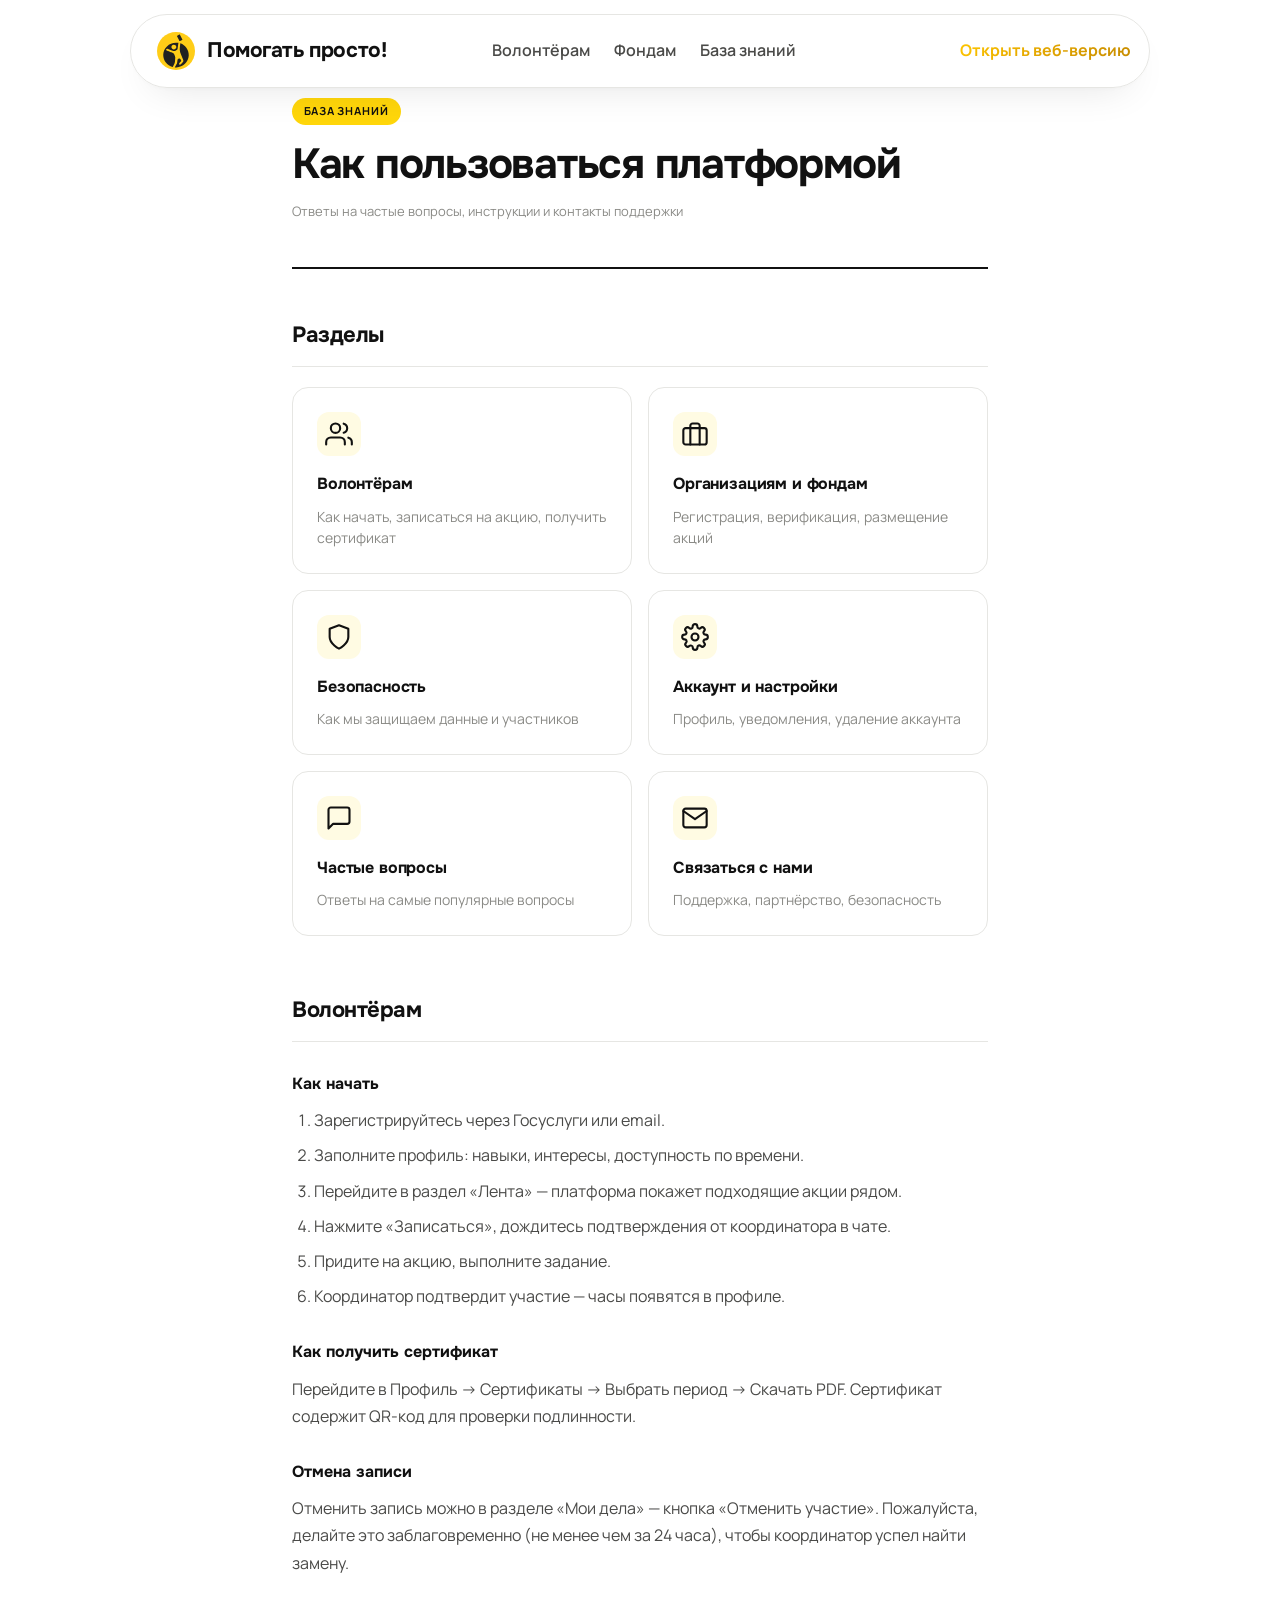
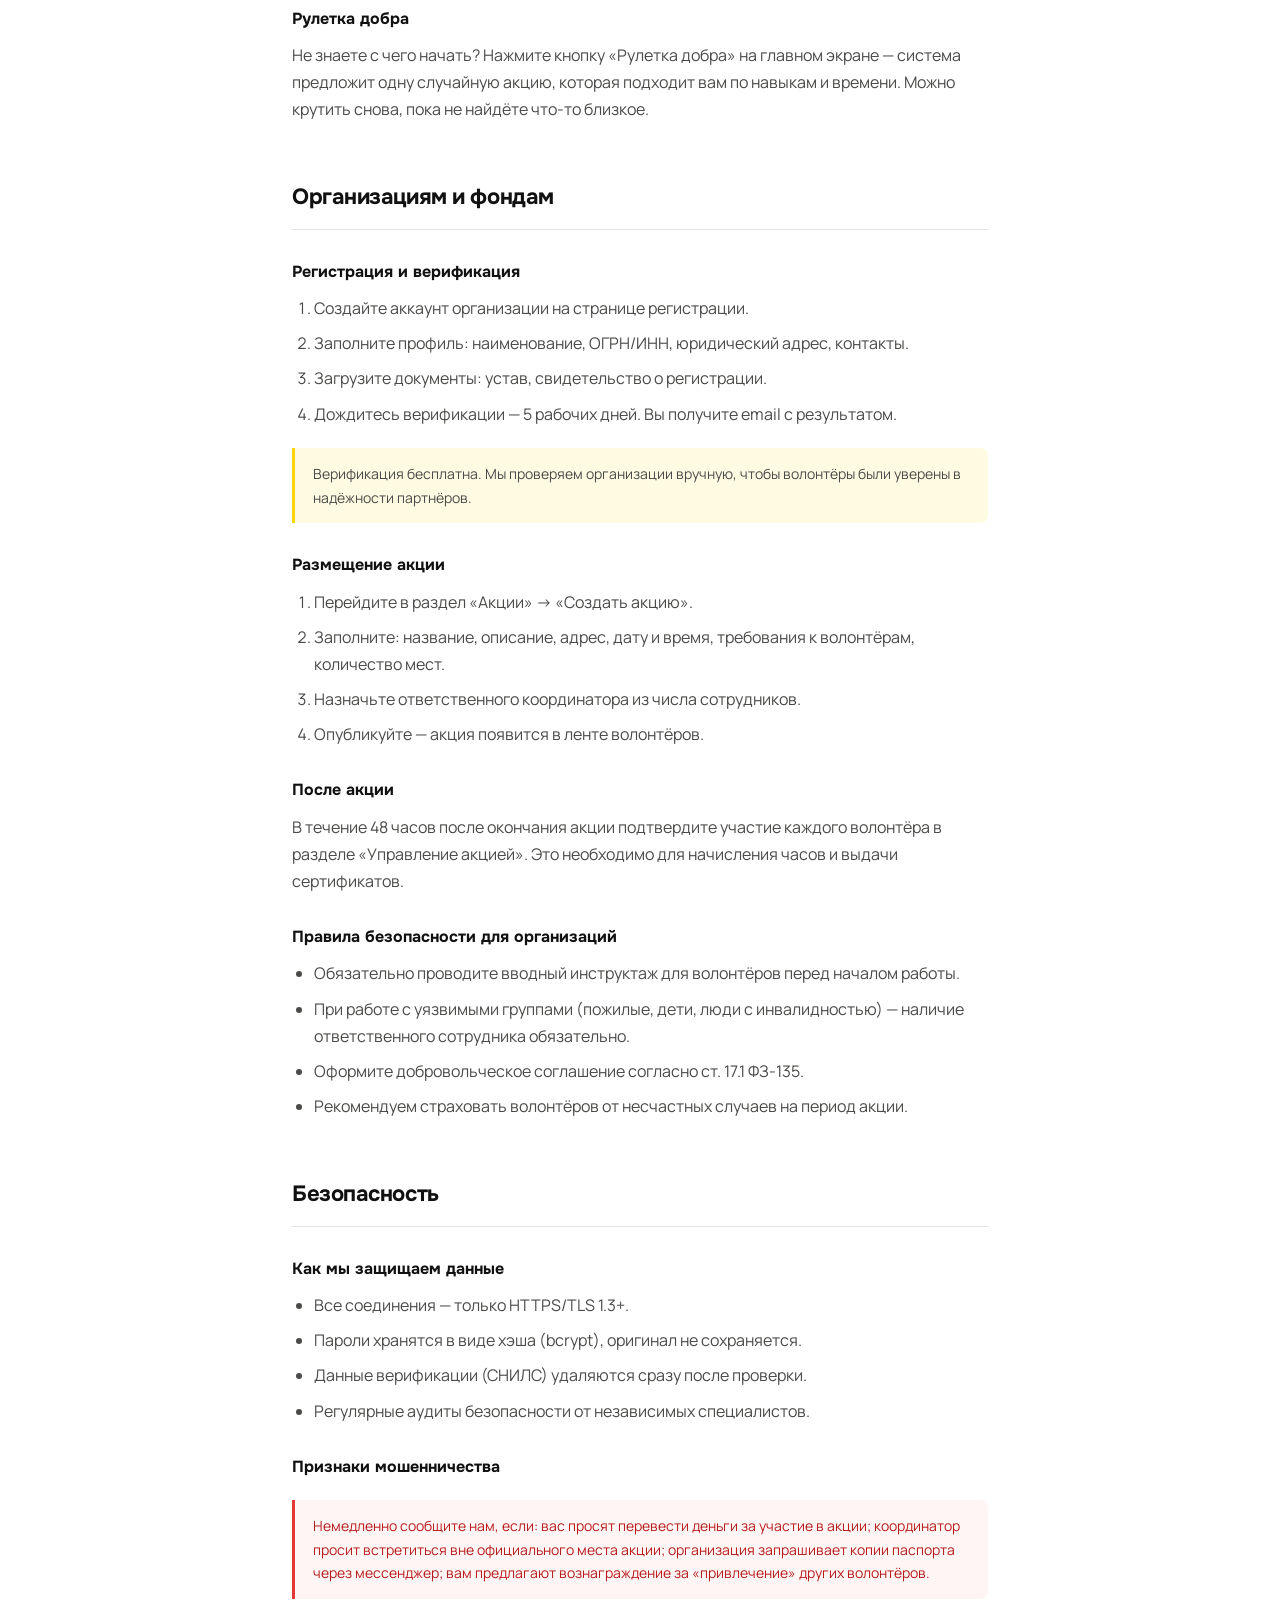
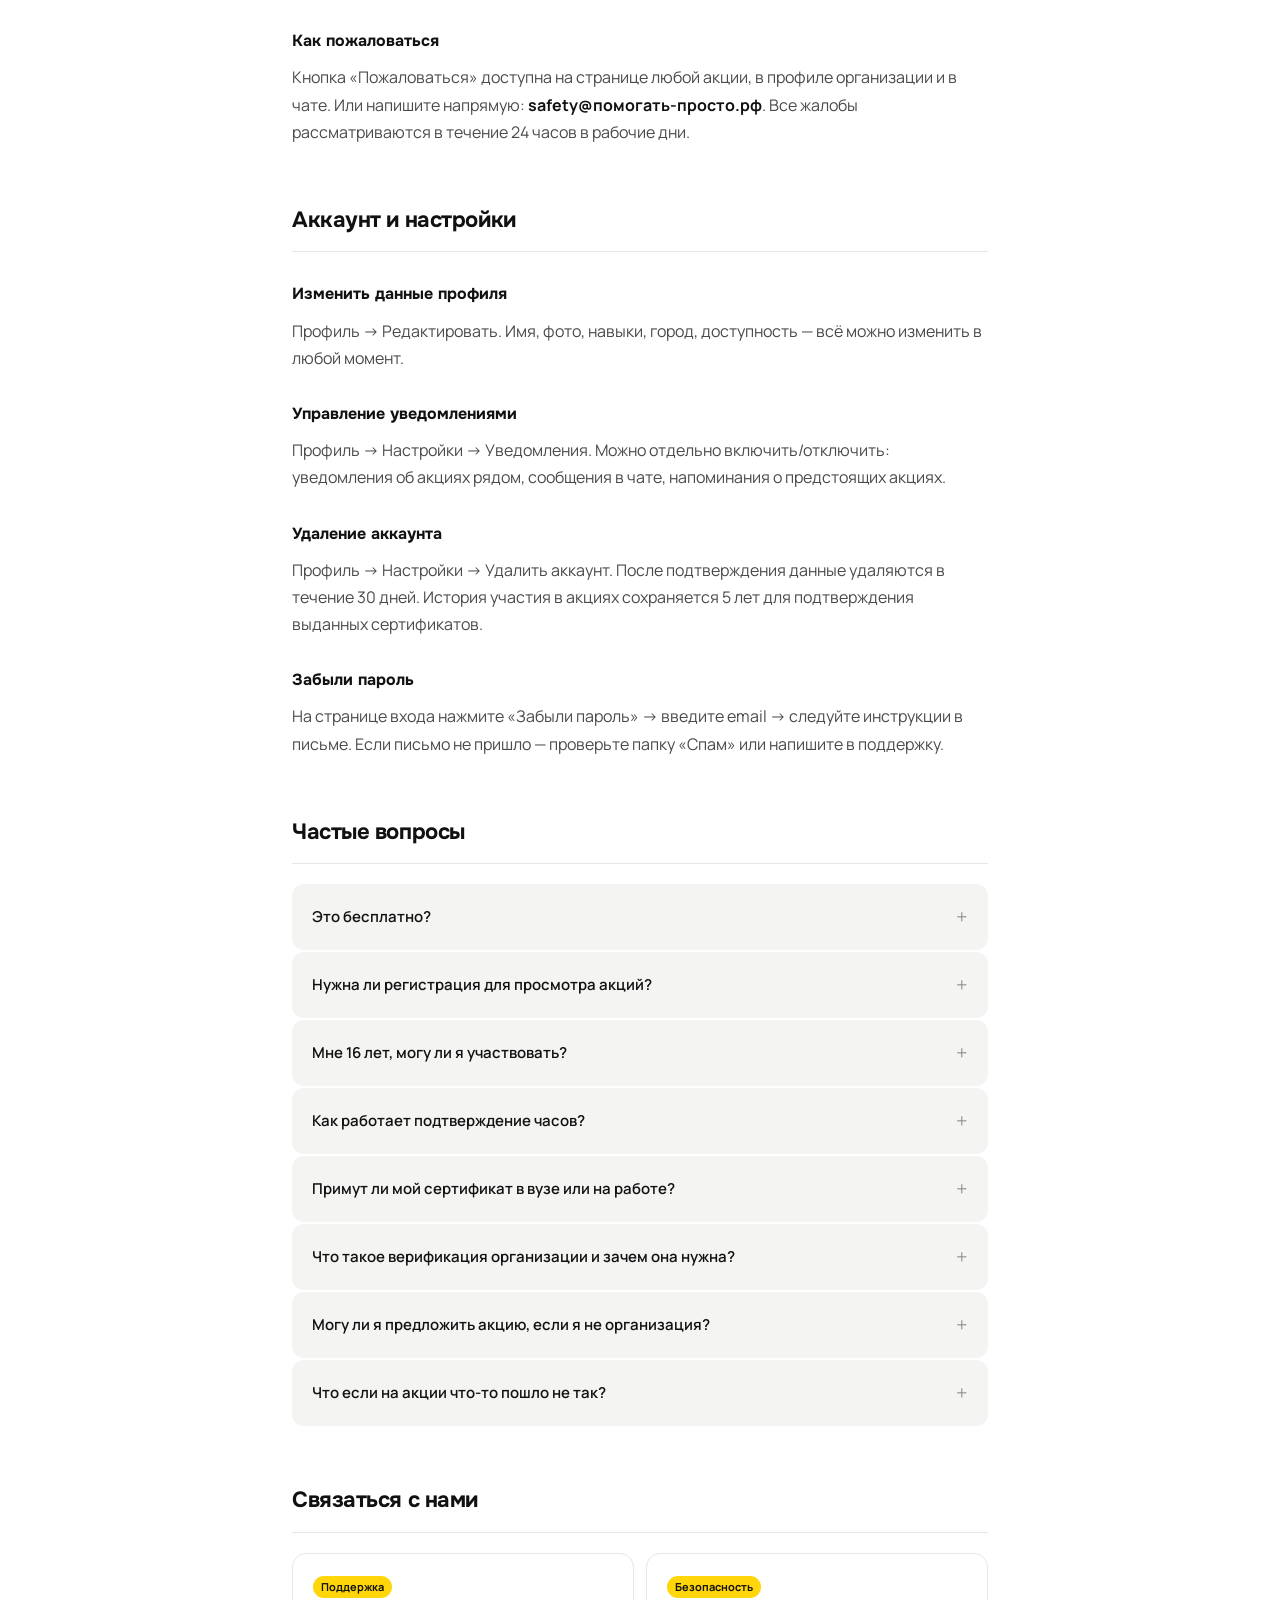
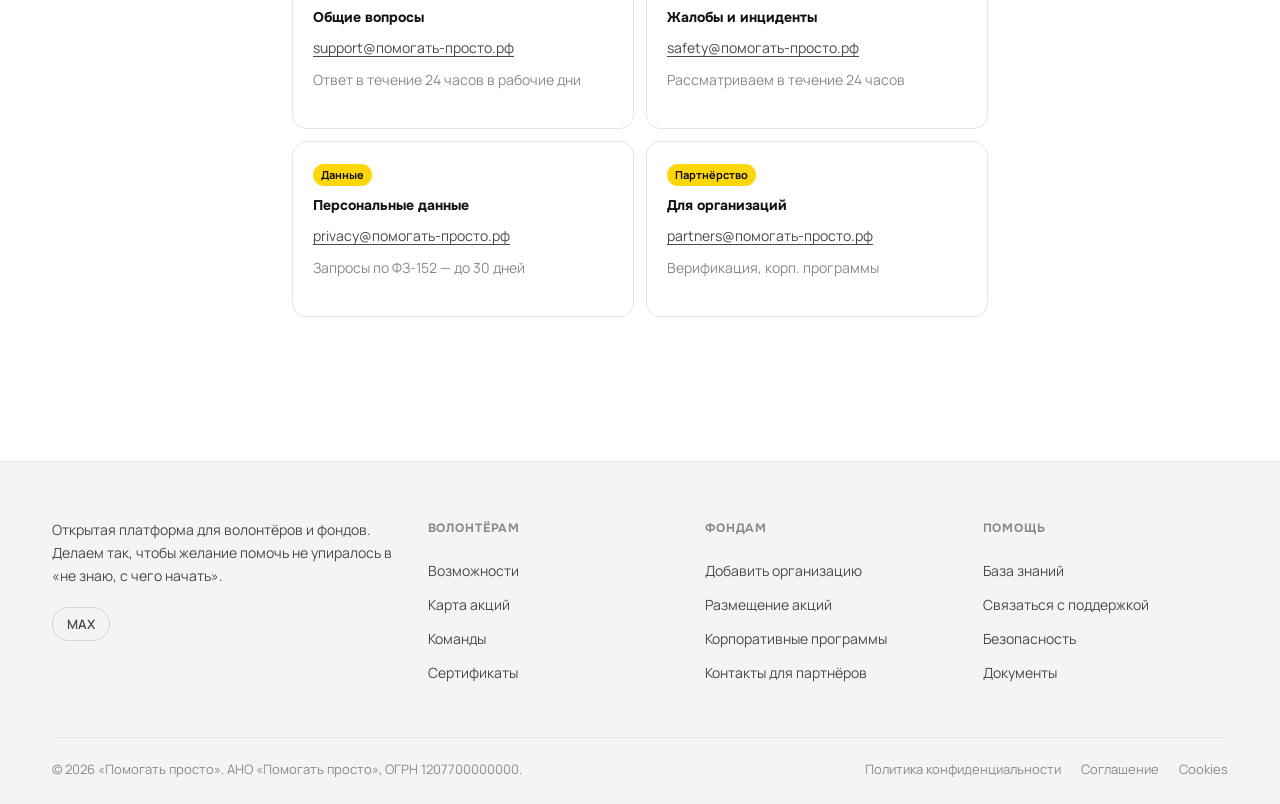
<file: help.html>
<!doctype html>
<html lang="ru">
<head>
<meta charset="utf-8"/>
<meta name="viewport" content="width=device-width,initial-scale=1"/>
<title>База знаний — Помогать просто!</title>
<link rel="preconnect" href="https://fonts.googleapis.com"/>
<link rel="preconnect" href="https://fonts.gstatic.com" crossorigin/>
<link href="https://fonts.googleapis.com/css2?family=Onest:wght@700;800&family=Manrope:wght@400;500;600;700&display=swap" rel="stylesheet"/>
<link rel="stylesheet" href="styles/legal.css"/>
<style>
  .kb-grid{display:grid;grid-template-columns:repeat(auto-fill,minmax(280px,1fr));gap:16px;margin-bottom:48px}
  .kb-card{border:1px solid var(--line);border-radius:16px;padding:24px;text-decoration:none;color:var(--ink);transition:border-color .15s,box-shadow .15s;display:block}
  .kb-card:hover{border-color:var(--yellow);box-shadow:0 4px 24px -8px rgba(255,214,10,.3)}
  .kb-card-icon{width:44px;height:44px;margin-bottom:14px;display:flex;align-items:center;justify-content:center;background:var(--yellow-tint);border-radius:12px;color:var(--ink);flex-shrink:0}
  .kb-card-icon svg{flex-shrink:0}
  .kb-card h3{font-family:"Onest",sans-serif;font-size:16px;font-weight:700;margin:0 0 8px;letter-spacing:-0.01em}
  .kb-card p{font-size:14px;color:var(--ink-3);margin:0;line-height:1.55}
  .kb-section{margin-bottom:48px}
  .kb-section h2{font-family:"Onest",sans-serif;font-size:22px;font-weight:700;letter-spacing:-0.02em;margin:0 0 20px;padding-bottom:12px;border-bottom:1px solid var(--line)}
  .faq{display:flex;flex-direction:column;gap:2px}
  .faq-item{border-radius:12px;overflow:hidden}
  .faq-item summary{list-style:none;padding:16px 20px;cursor:pointer;font-weight:600;font-size:15px;background:var(--bg-2);display:flex;justify-content:space-between;align-items:center;user-select:none}
  .faq-item summary::-webkit-details-marker{display:none}
  .faq-item summary::after{content:"+";font-size:20px;font-weight:300;color:var(--ink-3);transition:transform .2s}
  .faq-item[open] summary::after{transform:rotate(45deg)}
  .faq-item .faq-body{padding:16px 20px;font-size:14px;color:var(--ink-2);line-height:1.65;background:var(--bg-2);border-top:1px solid var(--line)}
  .faq-item .faq-body p{margin:0 0 10px}
  .faq-item .faq-body p:last-child{margin:0}
  .contact-grid{display:grid;grid-template-columns:repeat(auto-fill,minmax(240px,1fr));gap:12px}
  .contact-card{border:1px solid var(--line);border-radius:14px;padding:20px;font-size:14px}
  .contact-card strong{display:block;font-family:"Onest",sans-serif;font-weight:700;margin-bottom:6px}
  .contact-card a{color:var(--ink-2);word-break:break-all}
  .contact-card .badge{display:inline-block;background:var(--yellow);color:var(--ink);font-size:11px;font-weight:700;padding:2px 8px;border-radius:999px;margin-bottom:8px}
</style>
</head>
<body>

<div class="nav-veil" aria-hidden="true"></div>
<div class="nav-backdrop" id="navBackdrop" aria-hidden="true"></div>
<nav class="nav">
  <div class="nav-inner" id="navShell">
    <div class="nav-top">
      <a class="logo" href="index.html"><img class="logo-mark" src="assets/stoloto-icon.svg" alt="" aria-hidden="true">Помогать&nbsp;просто!</a>
      <div class="nav-tabs">
        <a href="volunteers.html" class="nav-tab">Волонтёрам</a>
        <a href="funds.html" class="nav-tab">Фондам</a>
        <a href="help.html" class="nav-tab">База знаний</a>
      </div>
      <a href="https://prod-charity.loventy.ru" class="nav-cta-text" target="_blank" rel="noopener">Открыть веб-версию</a>
      <button class="nav-burger" id="navBurger" aria-label="Меню" type="button">
        <span></span><span></span><span></span>
      </button>
    </div>
    <div class="nav-mobile-panel" id="navMobilePanel" aria-hidden="true">
      <div class="nav-mobile-inner">
        <a href="volunteers.html">Волонтёрам</a>
        <a href="funds.html">Фондам</a>
        <a href="help.html">База знаний</a>
        <a href="https://prod-charity.loventy.ru" class="mobile-cta" target="_blank" rel="noopener">Открыть веб-версию</a>
      </div>
    </div>
  </div>
</nav>

<div class="l-wrap">
  <div class="l-hero">
    <span class="l-badge">База знаний</span>
    <h1>Как пользоваться платформой</h1>
    <p class="l-meta">Ответы на частые вопросы, инструкции и контакты поддержки</p>
  </div>

  <!-- Quick links -->
  <div class="kb-section">
    <h2>Разделы</h2>
    <div class="kb-grid">
      <a href="#volunteers" class="kb-card">
        <span class="kb-card-icon">
          <svg width="28" height="28" viewBox="0 0 24 24" fill="none" stroke="currentColor" stroke-width="1.8" stroke-linecap="round" stroke-linejoin="round"><path d="M17 21v-2a4 4 0 0 0-4-4H5a4 4 0 0 0-4 4v2"/><circle cx="9" cy="7" r="4"/><path d="M23 21v-2a4 4 0 0 0-3-3.87"/><path d="M16 3.13a4 4 0 0 1 0 7.75"/></svg>
        </span>
        <h3>Волонтёрам</h3>
        <p>Как начать, записаться на акцию, получить сертификат</p>
      </a>
      <a href="#orgs" class="kb-card">
        <span class="kb-card-icon">
          <svg width="28" height="28" viewBox="0 0 24 24" fill="none" stroke="currentColor" stroke-width="1.8" stroke-linecap="round" stroke-linejoin="round"><rect x="2" y="7" width="20" height="14" rx="2"/><path d="M16 21V5a2 2 0 0 0-2-2h-4a2 2 0 0 0-2 2v16"/></svg>
        </span>
        <h3>Организациям и фондам</h3>
        <p>Регистрация, верификация, размещение акций</p>
      </a>
      <a href="#safety" class="kb-card">
        <span class="kb-card-icon">
          <svg width="28" height="28" viewBox="0 0 24 24" fill="none" stroke="currentColor" stroke-width="1.8" stroke-linecap="round" stroke-linejoin="round"><path d="M12 22s8-4 8-10V5l-8-3-8 3v7c0 6 8 10 8 10z"/></svg>
        </span>
        <h3>Безопасность</h3>
        <p>Как мы защищаем данные и участников</p>
      </a>
      <a href="#account" class="kb-card">
        <span class="kb-card-icon">
          <svg width="28" height="28" viewBox="0 0 24 24" fill="none" stroke="currentColor" stroke-width="1.8" stroke-linecap="round" stroke-linejoin="round"><circle cx="12" cy="12" r="3"/><path d="M19.4 15a1.65 1.65 0 0 0 .33 1.82l.06.06a2 2 0 0 1-2.83 2.83l-.06-.06a1.65 1.65 0 0 0-1.82-.33 1.65 1.65 0 0 0-1 1.51V21a2 2 0 0 1-4 0v-.09A1.65 1.65 0 0 0 9 19.4a1.65 1.65 0 0 0-1.82.33l-.06.06a2 2 0 0 1-2.83-2.83l.06-.06A1.65 1.65 0 0 0 4.68 15a1.65 1.65 0 0 0-1.51-1H3a2 2 0 0 1 0-4h.09A1.65 1.65 0 0 0 4.6 9a1.65 1.65 0 0 0-.33-1.82l-.06-.06a2 2 0 0 1 2.83-2.83l.06.06A1.65 1.65 0 0 0 9 4.68a1.65 1.65 0 0 0 1-1.51V3a2 2 0 0 1 4 0v.09a1.65 1.65 0 0 0 1 1.51 1.65 1.65 0 0 0 1.82-.33l.06-.06a2 2 0 0 1 2.83 2.83l-.06.06A1.65 1.65 0 0 0 19.4 9a1.65 1.65 0 0 0 1.51 1H21a2 2 0 0 1 0 4h-.09a1.65 1.65 0 0 0-1.51 1z"/></svg>
        </span>
        <h3>Аккаунт и настройки</h3>
        <p>Профиль, уведомления, удаление аккаунта</p>
      </a>
      <a href="#faq" class="kb-card">
        <span class="kb-card-icon">
          <svg width="28" height="28" viewBox="0 0 24 24" fill="none" stroke="currentColor" stroke-width="1.8" stroke-linecap="round" stroke-linejoin="round"><path d="M21 15a2 2 0 0 1-2 2H7l-4 4V5a2 2 0 0 1 2-2h14a2 2 0 0 1 2 2z"/></svg>
        </span>
        <h3>Частые вопросы</h3>
        <p>Ответы на самые популярные вопросы</p>
      </a>
      <a href="#contact" class="kb-card">
        <span class="kb-card-icon">
          <svg width="28" height="28" viewBox="0 0 24 24" fill="none" stroke="currentColor" stroke-width="1.8" stroke-linecap="round" stroke-linejoin="round"><path d="M4 4h16c1.1 0 2 .9 2 2v12c0 1.1-.9 2-2 2H4c-1.1 0-2-.9-2-2V6c0-1.1.9-2 2-2z"/><polyline points="22,6 12,13 2,6"/></svg>
        </span>
        <h3>Связаться с нами</h3>
        <p>Поддержка, партнёрство, безопасность</p>
      </a>
    </div>
  </div>

  <div class="l-content">

    <!-- VOLUNTEERS -->
    <div class="kb-section">
      <h2 id="volunteers">Волонтёрам</h2>
      <h3>Как начать</h3>
      <ol>
        <li>Зарегистрируйтесь через Госуслуги или email.</li>
        <li>Заполните профиль: навыки, интересы, доступность по времени.</li>
        <li>Перейдите в раздел «Лента» — платформа покажет подходящие акции рядом.</li>
        <li>Нажмите «Записаться», дождитесь подтверждения от координатора в чате.</li>
        <li>Придите на акцию, выполните задание.</li>
        <li>Координатор подтвердит участие — часы появятся в профиле.</li>
      </ol>

      <h3>Как получить сертификат</h3>
      <p>Перейдите в Профиль → Сертификаты → Выбрать период → Скачать PDF. Сертификат содержит QR-код для проверки подлинности.</p>

      <h3>Отмена записи</h3>
      <p>Отменить запись можно в разделе «Мои дела» — кнопка «Отменить участие». Пожалуйста, делайте это заблаговременно (не менее чем за 24 часа), чтобы координатор успел найти замену.</p>

      <h3>Рулетка добра</h3>
      <p>Не знаете с чего начать? Нажмите кнопку «Рулетка добра» на главном экране — система предложит одну случайную акцию, которая подходит вам по навыкам и времени. Можно крутить снова, пока не найдёте что-то близкое.</p>
    </div>

    <!-- ORGS -->
    <div class="kb-section">
      <h2 id="orgs">Организациям и фондам</h2>
      <h3>Регистрация и верификация</h3>
      <ol>
        <li>Создайте аккаунт организации на странице регистрации.</li>
        <li>Заполните профиль: наименование, ОГРН/ИНН, юридический адрес, контакты.</li>
        <li>Загрузите документы: устав, свидетельство о регистрации.</li>
        <li>Дождитесь верификации — 5 рабочих дней. Вы получите email с результатом.</li>
      </ol>
      <div class="l-note">Верификация бесплатна. Мы проверяем организации вручную, чтобы волонтёры были уверены в надёжности партнёров.</div>

      <h3>Размещение акции</h3>
      <ol>
        <li>Перейдите в раздел «Акции» → «Создать акцию».</li>
        <li>Заполните: название, описание, адрес, дату и время, требования к волонтёрам, количество мест.</li>
        <li>Назначьте ответственного координатора из числа сотрудников.</li>
        <li>Опубликуйте — акция появится в ленте волонтёров.</li>
      </ol>

      <h3>После акции</h3>
      <p>В течение 48 часов после окончания акции подтвердите участие каждого волонтёра в разделе «Управление акцией». Это необходимо для начисления часов и выдачи сертификатов.</p>

      <h3>Правила безопасности для организаций</h3>
      <ul>
        <li>Обязательно проводите вводный инструктаж для волонтёров перед началом работы.</li>
        <li>При работе с уязвимыми группами (пожилые, дети, люди с инвалидностью) — наличие ответственного сотрудника обязательно.</li>
        <li>Оформите добровольческое соглашение согласно ст. 17.1 ФЗ-135.</li>
        <li>Рекомендуем страховать волонтёров от несчастных случаев на период акции.</li>
      </ul>
    </div>

    <!-- SAFETY -->
    <div class="kb-section">
      <h2 id="safety">Безопасность</h2>
      <h3>Как мы защищаем данные</h3>
      <ul>
        <li>Все соединения — только HTTPS/TLS 1.3+.</li>
        <li>Пароли хранятся в виде хэша (bcrypt), оригинал не сохраняется.</li>
        <li>Данные верификации (СНИЛС) удаляются сразу после проверки.</li>
        <li>Регулярные аудиты безопасности от независимых специалистов.</li>
      </ul>

      <h3>Признаки мошенничества</h3>
      <div class="l-warn">Немедленно сообщите нам, если: вас просят перевести деньги за участие в акции; координатор просит встретиться вне официального места акции; организация запрашивает копии паспорта через мессенджер; вам предлагают вознаграждение за «привлечение» других волонтёров.</div>

      <h3>Как пожаловаться</h3>
      <p>Кнопка «Пожаловаться» доступна на странице любой акции, в профиле организации и в чате. Или напишите напрямую: <strong>safety@помогать-просто.рф</strong>. Все жалобы рассматриваются в течение 24 часов в рабочие дни.</p>
    </div>

    <!-- ACCOUNT -->
    <div class="kb-section">
      <h2 id="account">Аккаунт и настройки</h2>
      <h3>Изменить данные профиля</h3>
      <p>Профиль → Редактировать. Имя, фото, навыки, город, доступность — всё можно изменить в любой момент.</p>

      <h3>Управление уведомлениями</h3>
      <p>Профиль → Настройки → Уведомления. Можно отдельно включить/отключить: уведомления об акциях рядом, сообщения в чате, напоминания о предстоящих акциях.</p>

      <h3>Удаление аккаунта</h3>
      <p>Профиль → Настройки → Удалить аккаунт. После подтверждения данные удаляются в течение 30 дней. История участия в акциях сохраняется 5 лет для подтверждения выданных сертификатов.</p>

      <h3>Забыли пароль</h3>
      <p>На странице входа нажмите «Забыли пароль» → введите email → следуйте инструкции в письме. Если письмо не пришло — проверьте папку «Спам» или напишите в поддержку.</p>
    </div>

    <!-- FAQ -->
    <div class="kb-section">
      <h2 id="faq">Частые вопросы</h2>
      <div class="faq">
        <details class="faq-item">
          <summary>Это бесплатно?</summary>
          <div class="faq-body"><p>Да, полностью бесплатно для волонтёров. Для организаций базовый функционал тоже бесплатен. Мы некоммерческая организация.</p></div>
        </details>
        <details class="faq-item">
          <summary>Нужна ли регистрация для просмотра акций?</summary>
          <div class="faq-body"><p>Просматривать акции можно без регистрации. Для записи — нужен аккаунт.</p></div>
        </details>
        <details class="faq-item">
          <summary>Мне 16 лет, могу ли я участвовать?</summary>
          <div class="faq-body"><p>Да, с 14 лет — с согласия родителя или законного представителя. При регистрации укажите возраст, система запросит подтверждение от родителя.</p></div>
        </details>
        <details class="faq-item">
          <summary>Как работает подтверждение часов?</summary>
          <div class="faq-body"><p>После акции координатор организации отмечает ваше участие в системе. Часы автоматически добавляются в ваш профиль. Если координатор не подтвердил участие в течение 72 часов — напишите в поддержку.</p></div>
        </details>
        <details class="faq-item">
          <summary>Примут ли мой сертификат в вузе или на работе?</summary>
          <div class="faq-body"><p>Это зависит от конкретного учреждения. Наши сертификаты содержат QR-код для проверки подлинности и данные об организации. Мы рекомендуем уточнить у вуза или работодателя заранее.</p></div>
        </details>
        <details class="faq-item">
          <summary>Что такое верификация организации и зачем она нужна?</summary>
          <div class="faq-body"><p>Мы проверяем юридическое существование организации (ОГРН/ИНН), наличие устава и реального контактного лица. Это защищает волонтёров от фиктивных акций и мошенничества.</p></div>
        </details>
        <details class="faq-item">
          <summary>Могу ли я предложить акцию, если я не организация?</summary>
          <div class="faq-body"><p>Пока — нет. Акции могут размещать только верифицированные организации. Если у вас есть идея — свяжитесь с нами, мы поможем найти партнёрскую НКО.</p></div>
        </details>
        <details class="faq-item">
          <summary>Что если на акции что-то пошло не так?</summary>
          <div class="faq-body">
            <p>При угрозе жизни — звоните 112.</p>
            <p>После инцидента — сообщите нам через кнопку «Пожаловаться» или на safety@помогать-просто.рф. Мы рассмотрим ситуацию и, при необходимости, заблокируем организацию.</p>
          </div>
        </details>
      </div>
    </div>

    <!-- CONTACT -->
    <div class="kb-section">
      <h2 id="contact">Связаться с нами</h2>
      <div class="contact-grid">
        <div class="contact-card">
          <span class="badge">Поддержка</span>
          <strong>Общие вопросы</strong>
          <a href="mailto:support@помогать-просто.рф">support@помогать-просто.рф</a>
          <p style="margin-top:8px;color:var(--ink-3)">Ответ в течение 24 часов в рабочие дни</p>
        </div>
        <div class="contact-card">
          <span class="badge">Безопасность</span>
          <strong>Жалобы и инциденты</strong>
          <a href="mailto:safety@помогать-просто.рф">safety@помогать-просто.рф</a>
          <p style="margin-top:8px;color:var(--ink-3)">Рассматриваем в течение 24 часов</p>
        </div>
        <div class="contact-card">
          <span class="badge">Данные</span>
          <strong>Персональные данные</strong>
          <a href="mailto:privacy@помогать-просто.рф">privacy@помогать-просто.рф</a>
          <p style="margin-top:8px;color:var(--ink-3)">Запросы по ФЗ-152 — до 30 дней</p>
        </div>
        <div class="contact-card">
          <span class="badge">Партнёрство</span>
          <strong>Для организаций</strong>
          <a href="mailto:partners@помогать-просто.рф">partners@помогать-просто.рф</a>
          <p style="margin-top:8px;color:var(--ink-3)">Верификация, корп. программы</p>
        </div>
      </div>
    </div>

  </div>

</div>

<footer class="site-footer">
  <div class="wrap">
    <div class="foot-grid">
      <div class="foot-col">
        <p class="foot-about">Открытая платформа для волонтёров и фондов. Делаем так, чтобы желание помочь не упиралось в «не знаю, с чего начать».</p>
        <div class="foot-socials">
          <a href="https://max.ru/id263524490954_1_bot" class="foot-social-btn" target="_blank" rel="noopener">MAX</a>
        </div>
      </div>
      <div class="foot-col">
        <h6>Волонтёрам</h6>
        <a href="help.html#volunteers">Возможности</a>
        <a href="help.html#volunteers">Карта акций</a>
        <a href="help.html#volunteers">Команды</a>
        <a href="help.html#volunteers">Сертификаты</a>
      </div>
      <div class="foot-col">
        <h6>Фондам</h6>
        <a href="help.html#orgs">Добавить организацию</a>
        <a href="help.html#orgs">Размещение акций</a>
        <a href="help.html#orgs">Корпоративные программы</a>
        <a href="help.html#contact">Контакты для партнёров</a>
      </div>
      <div class="foot-col">
        <h6>Помощь</h6>
        <a href="help.html">База знаний</a>
        <a href="help.html#contact">Связаться с поддержкой</a>
        <a href="help.html#safety">Безопасность</a>
        <a href="agreement.html">Документы</a>
      </div>
    </div>
    <div class="foot-bottom">
      <span>© 2026 «Помогать просто». АНО «Помогать просто», ОГРН 1207700000000.</span>
      <div class="links">
        <a href="privacy.html">Политика конфиденциальности</a>
        <a href="agreement.html">Соглашение</a>
        <a href="cookies.html">Cookies</a>
      </div>
    </div>
  </div>
</footer>

<script src="scripts/nav.js" defer></script>
</body>
</html>
</file>
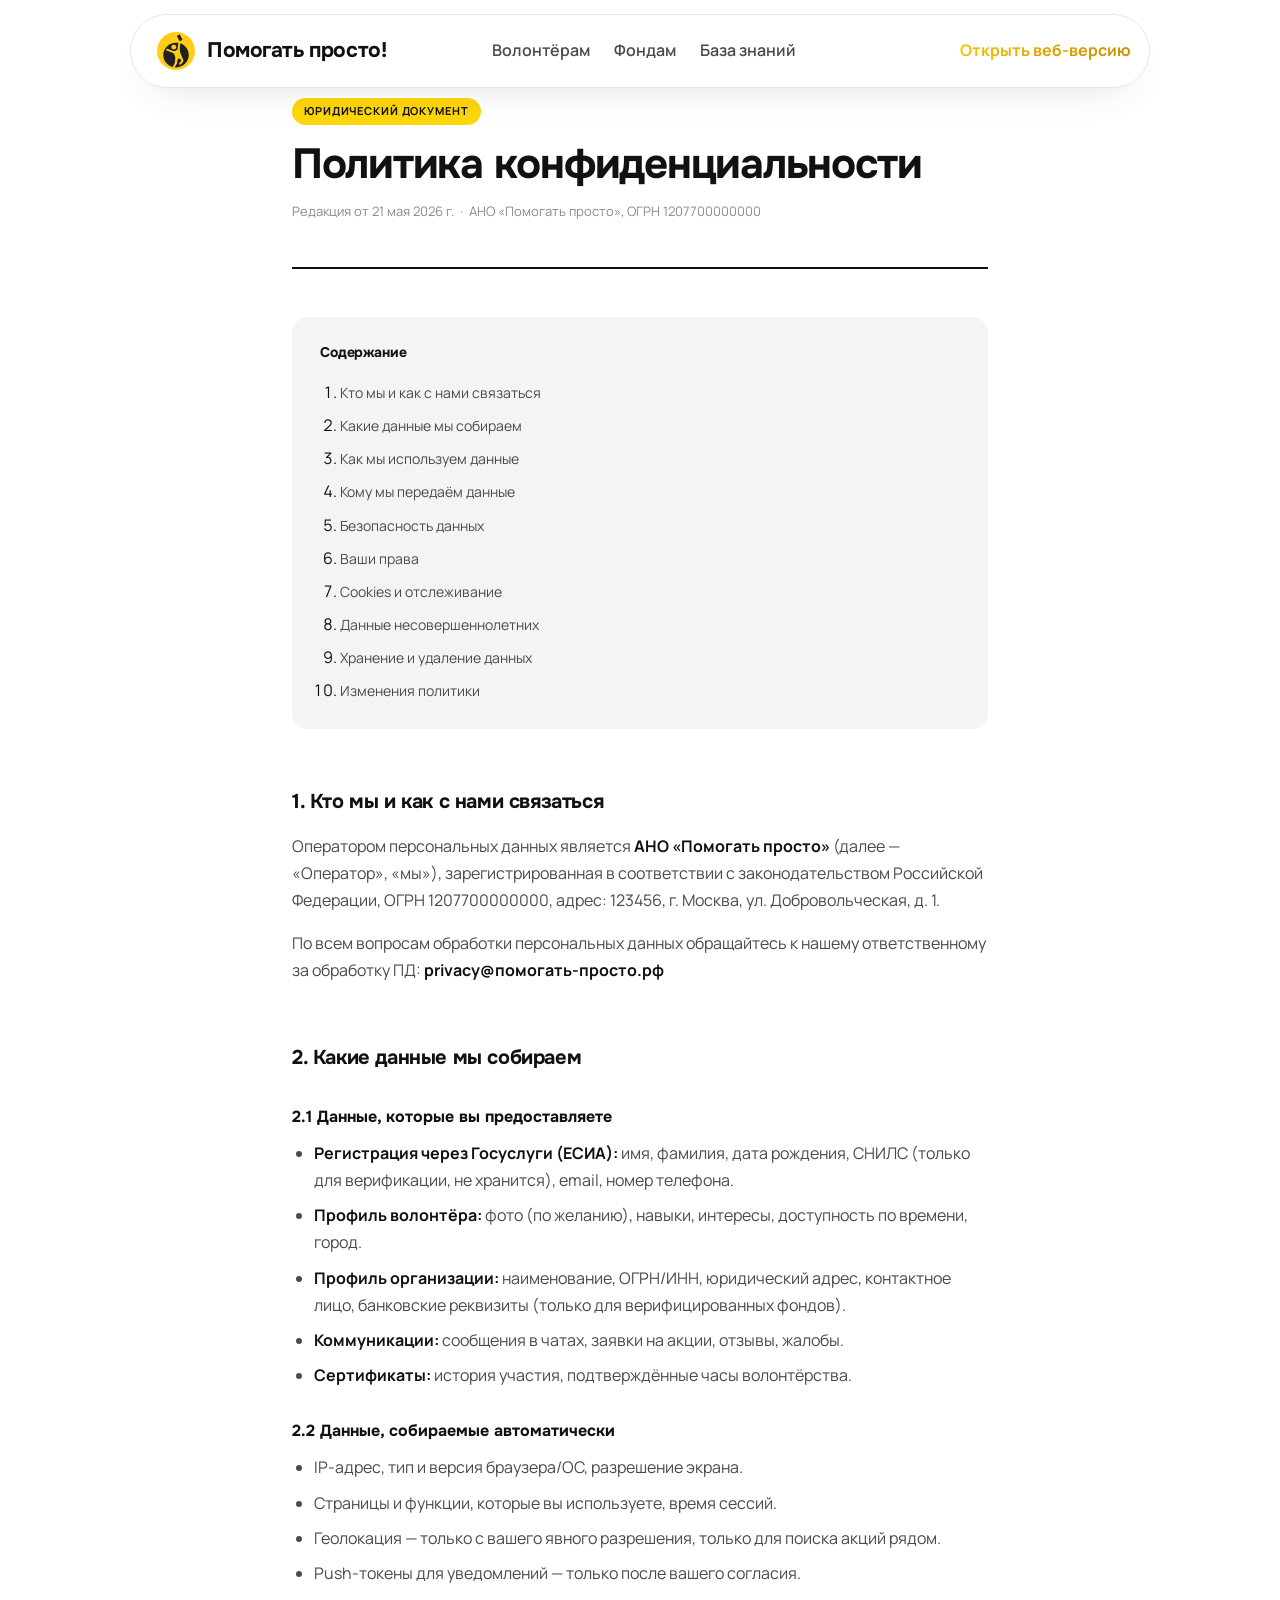
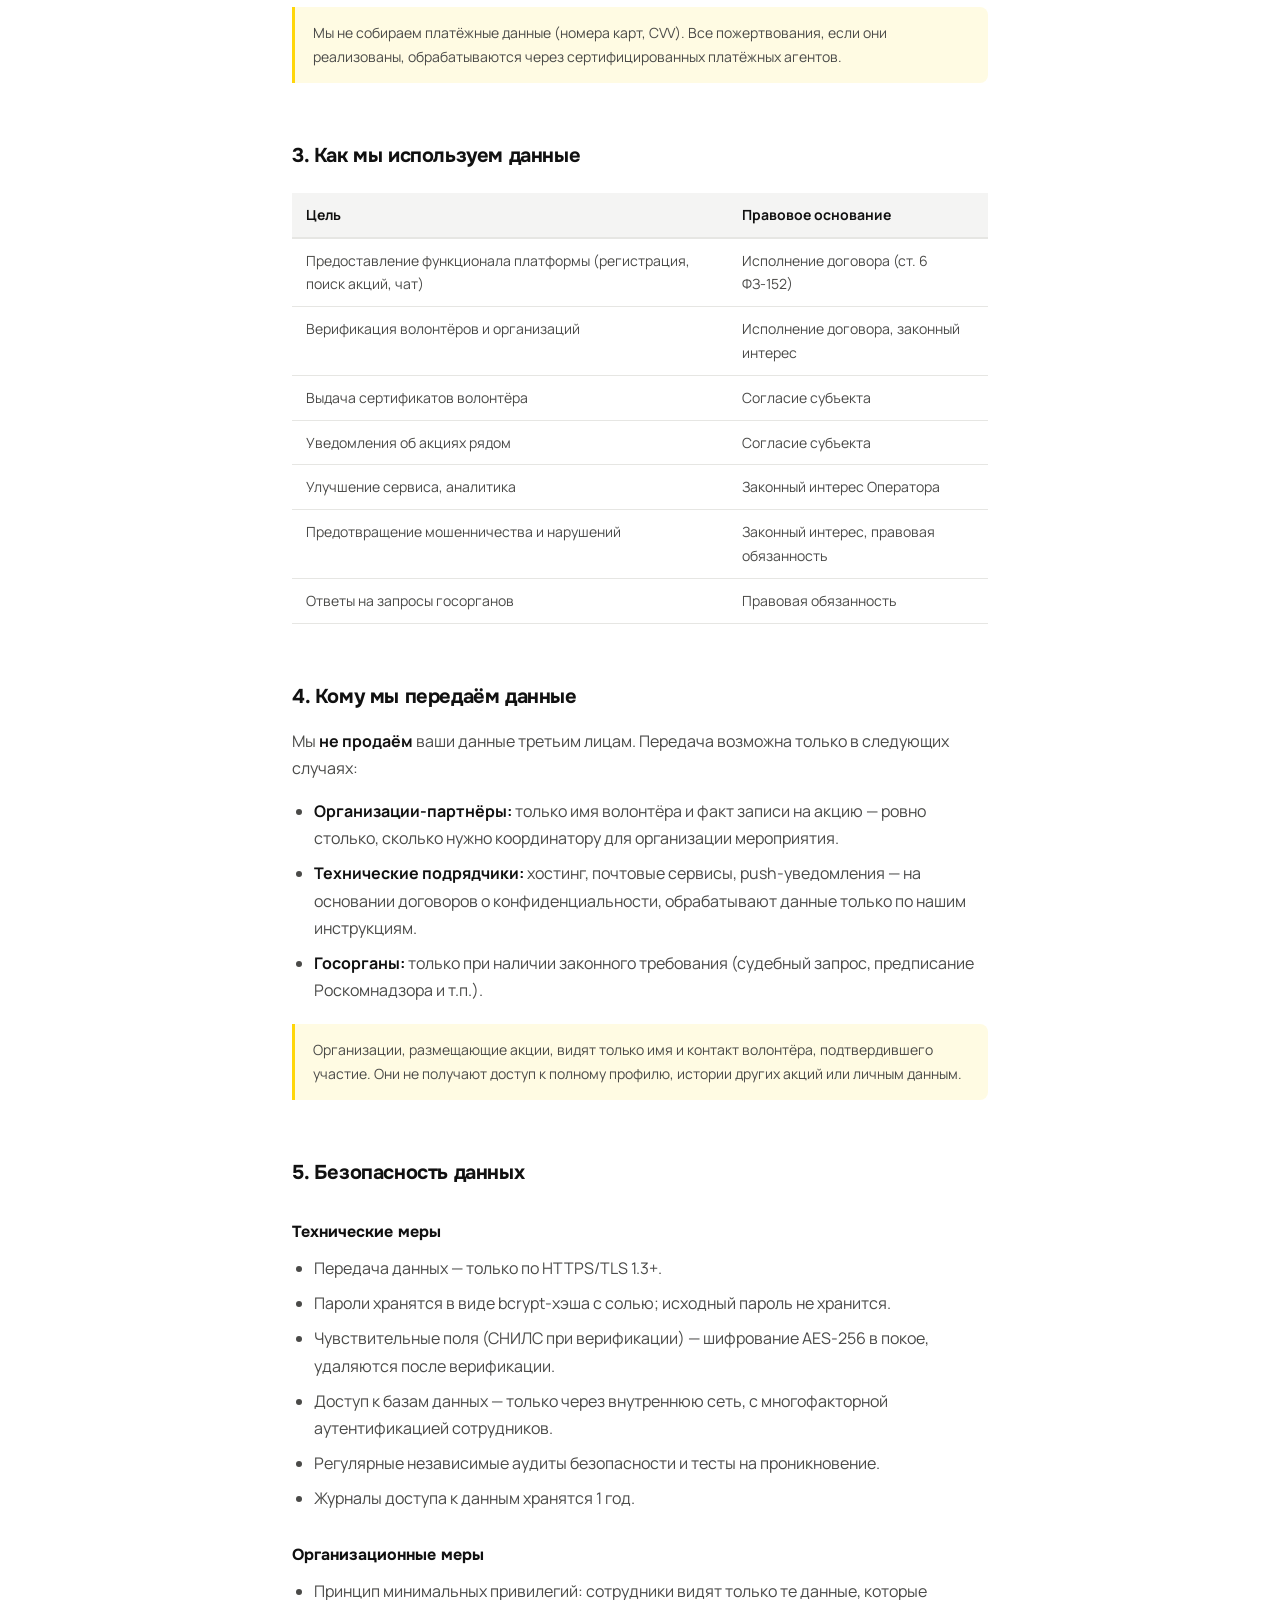
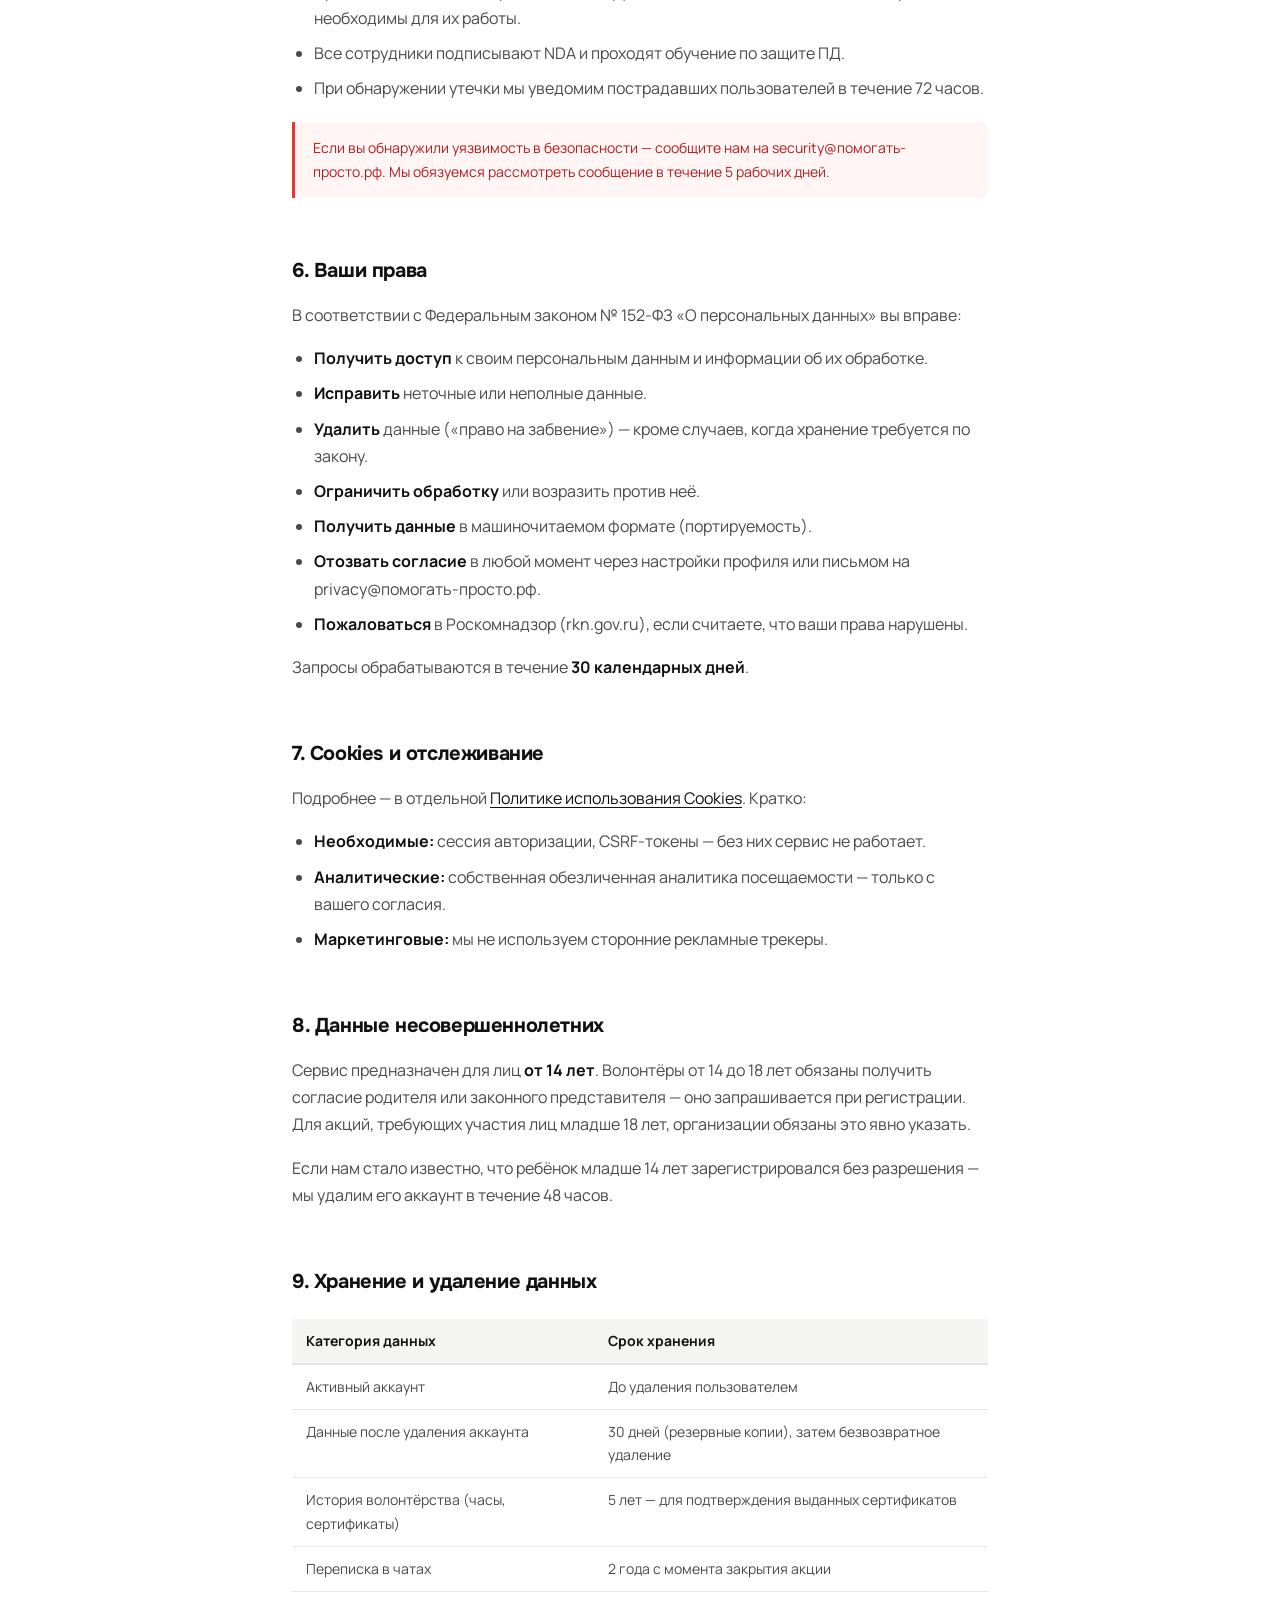
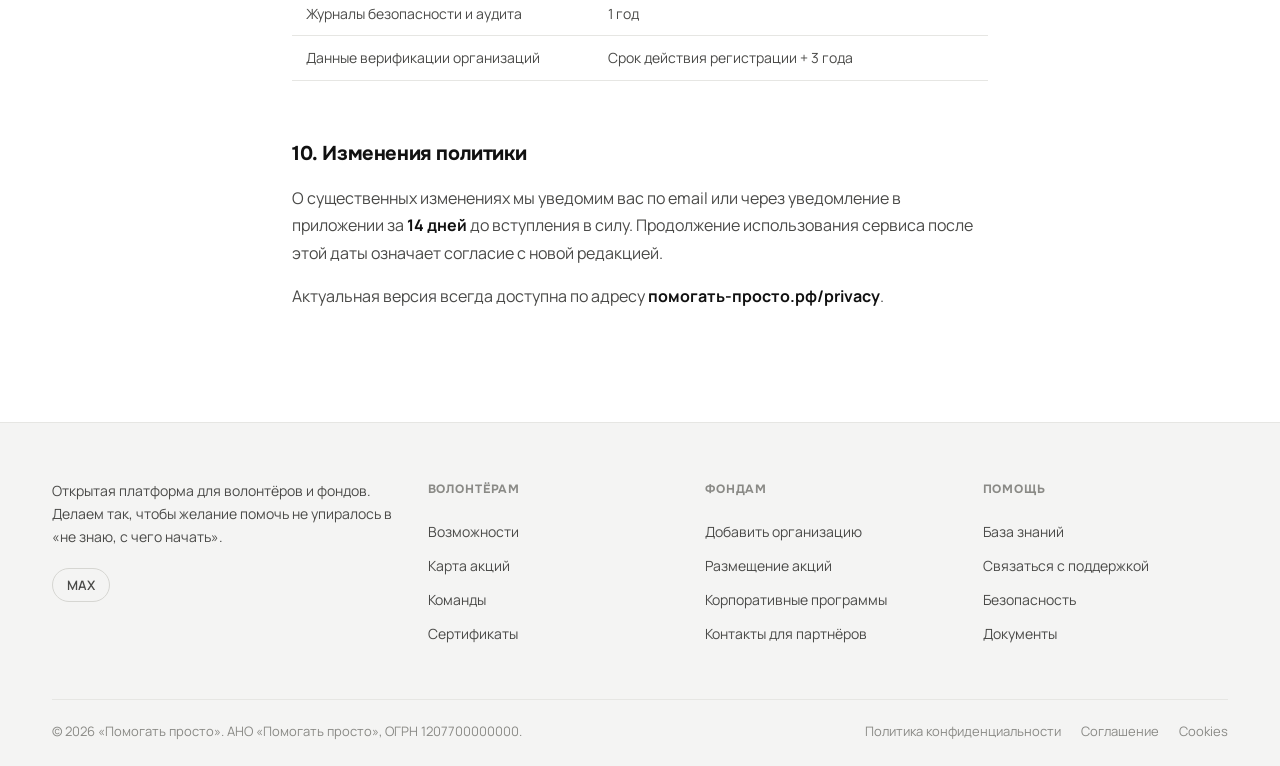
<file: privacy.html>
<!doctype html>
<html lang="ru">
<head>
<meta charset="utf-8"/>
<meta name="viewport" content="width=device-width,initial-scale=1"/>
<title>Политика конфиденциальности — Помогать просто!</title>
<link rel="preconnect" href="https://fonts.googleapis.com"/>
<link rel="preconnect" href="https://fonts.gstatic.com" crossorigin/>
<link href="https://fonts.googleapis.com/css2?family=Onest:wght@700;800&family=Manrope:wght@400;500;600;700&display=swap" rel="stylesheet"/>
<link rel="stylesheet" href="styles/legal.css"/>
</head>
<body>

<div class="nav-veil" aria-hidden="true"></div>
<div class="nav-backdrop" id="navBackdrop" aria-hidden="true"></div>
<nav class="nav">
  <div class="nav-inner" id="navShell">
    <div class="nav-top">
      <a class="logo" href="index.html"><img class="logo-mark" src="assets/stoloto-icon.svg" alt="" aria-hidden="true">Помогать&nbsp;просто!</a>
      <div class="nav-tabs">
        <a href="volunteers.html" class="nav-tab">Волонтёрам</a>
        <a href="funds.html" class="nav-tab">Фондам</a>
        <a href="help.html" class="nav-tab">База знаний</a>
      </div>
      <a href="https://prod-charity.loventy.ru" class="nav-cta-text" target="_blank" rel="noopener">Открыть веб-версию</a>
      <button class="nav-burger" id="navBurger" aria-label="Меню" type="button">
        <span></span><span></span><span></span>
      </button>
    </div>
    <div class="nav-mobile-panel" id="navMobilePanel" aria-hidden="true">
      <div class="nav-mobile-inner">
        <a href="volunteers.html">Волонтёрам</a>
        <a href="funds.html">Фондам</a>
        <a href="help.html">База знаний</a>
        <a href="https://prod-charity.loventy.ru" class="mobile-cta" target="_blank" rel="noopener">Открыть веб-версию</a>
      </div>
    </div>
  </div>
</nav>

<div class="l-wrap">
  <div class="l-hero">
    <span class="l-badge">Юридический документ</span>
    <h1>Политика конфиденциальности</h1>
    <p class="l-meta">Редакция от 21 мая 2026 г. &nbsp;·&nbsp; АНО «Помогать просто», ОГРН 1207700000000</p>
  </div>

  <div class="l-toc">
    <h4>Содержание</h4>
    <ol>
      <li><a href="#s1">Кто мы и как с нами связаться</a></li>
      <li><a href="#s2">Какие данные мы собираем</a></li>
      <li><a href="#s3">Как мы используем данные</a></li>
      <li><a href="#s4">Кому мы передаём данные</a></li>
      <li><a href="#s5">Безопасность данных</a></li>
      <li><a href="#s6">Ваши права</a></li>
      <li><a href="#s7">Cookies и отслеживание</a></li>
      <li><a href="#s8">Данные несовершеннолетних</a></li>
      <li><a href="#s9">Хранение и удаление данных</a></li>
      <li><a href="#s10">Изменения политики</a></li>
    </ol>
  </div>

  <div class="l-content">

    <h2 id="s1">1. Кто мы и как с нами связаться</h2>
    <p>Оператором персональных данных является <strong>АНО «Помогать просто»</strong> (далее — «Оператор», «мы»), зарегистрированная в соответствии с законодательством Российской Федерации, ОГРН 1207700000000, адрес: 123456, г. Москва, ул. Добровольческая, д. 1.</p>
    <p>По всем вопросам обработки персональных данных обращайтесь к нашему ответственному за обработку ПД: <strong>privacy@помогать-просто.рф</strong></p>

    <h2 id="s2">2. Какие данные мы собираем</h2>
    <h3>2.1 Данные, которые вы предоставляете</h3>
    <ul>
      <li><strong>Регистрация через Госуслуги (ЕСИА):</strong> имя, фамилия, дата рождения, СНИЛС (только для верификации, не хранится), email, номер телефона.</li>
      <li><strong>Профиль волонтёра:</strong> фото (по желанию), навыки, интересы, доступность по времени, город.</li>
      <li><strong>Профиль организации:</strong> наименование, ОГРН/ИНН, юридический адрес, контактное лицо, банковские реквизиты (только для верифицированных фондов).</li>
      <li><strong>Коммуникации:</strong> сообщения в чатах, заявки на акции, отзывы, жалобы.</li>
      <li><strong>Сертификаты:</strong> история участия, подтверждённые часы волонтёрства.</li>
    </ul>
    <h3>2.2 Данные, собираемые автоматически</h3>
    <ul>
      <li>IP-адрес, тип и версия браузера/ОС, разрешение экрана.</li>
      <li>Страницы и функции, которые вы используете, время сессий.</li>
      <li>Геолокация — только с вашего явного разрешения, только для поиска акций рядом.</li>
      <li>Push-токены для уведомлений — только после вашего согласия.</li>
    </ul>
    <div class="l-note">Мы не собираем платёжные данные (номера карт, CVV). Все пожертвования, если они реализованы, обрабатываются через сертифицированных платёжных агентов.</div>

    <h2 id="s3">3. Как мы используем данные</h2>
    <table>
      <tr><th>Цель</th><th>Правовое основание</th></tr>
      <tr><td>Предоставление функционала платформы (регистрация, поиск акций, чат)</td><td>Исполнение договора (ст. 6 ФЗ-152)</td></tr>
      <tr><td>Верификация волонтёров и организаций</td><td>Исполнение договора, законный интерес</td></tr>
      <tr><td>Выдача сертификатов волонтёра</td><td>Согласие субъекта</td></tr>
      <tr><td>Уведомления об акциях рядом</td><td>Согласие субъекта</td></tr>
      <tr><td>Улучшение сервиса, аналитика</td><td>Законный интерес Оператора</td></tr>
      <tr><td>Предотвращение мошенничества и нарушений</td><td>Законный интерес, правовая обязанность</td></tr>
      <tr><td>Ответы на запросы госорганов</td><td>Правовая обязанность</td></tr>
    </table>

    <h2 id="s4">4. Кому мы передаём данные</h2>
    <p>Мы <strong>не продаём</strong> ваши данные третьим лицам. Передача возможна только в следующих случаях:</p>
    <ul>
      <li><strong>Организации-партнёры:</strong> только имя волонтёра и факт записи на акцию — ровно столько, сколько нужно координатору для организации мероприятия.</li>
      <li><strong>Технические подрядчики:</strong> хостинг, почтовые сервисы, push-уведомления — на основании договоров о конфиденциальности, обрабатывают данные только по нашим инструкциям.</li>
      <li><strong>Госорганы:</strong> только при наличии законного требования (судебный запрос, предписание Роскомнадзора и т.п.).</li>
    </ul>
    <div class="l-note">Организации, размещающие акции, видят только имя и контакт волонтёра, подтвердившего участие. Они не получают доступ к полному профилю, истории других акций или личным данным.</div>

    <h2 id="s5">5. Безопасность данных</h2>
    <h3>Технические меры</h3>
    <ul>
      <li>Передача данных — только по HTTPS/TLS 1.3+.</li>
      <li>Пароли хранятся в виде bcrypt-хэша с солью; исходный пароль не хранится.</li>
      <li>Чувствительные поля (СНИЛС при верификации) — шифрование AES-256 в покое, удаляются после верификации.</li>
      <li>Доступ к базам данных — только через внутреннюю сеть, с многофакторной аутентификацией сотрудников.</li>
      <li>Регулярные независимые аудиты безопасности и тесты на проникновение.</li>
      <li>Журналы доступа к данным хранятся 1 год.</li>
    </ul>
    <h3>Организационные меры</h3>
    <ul>
      <li>Принцип минимальных привилегий: сотрудники видят только те данные, которые необходимы для их работы.</li>
      <li>Все сотрудники подписывают NDA и проходят обучение по защите ПД.</li>
      <li>При обнаружении утечки мы уведомим пострадавших пользователей в течение 72 часов.</li>
    </ul>
    <div class="l-warn">Если вы обнаружили уязвимость в безопасности — сообщите нам на security@помогать-просто.рф. Мы обязуемся рассмотреть сообщение в течение 5 рабочих дней.</div>

    <h2 id="s6">6. Ваши права</h2>
    <p>В соответствии с Федеральным законом № 152-ФЗ «О персональных данных» вы вправе:</p>
    <ul>
      <li><strong>Получить доступ</strong> к своим персональным данным и информации об их обработке.</li>
      <li><strong>Исправить</strong> неточные или неполные данные.</li>
      <li><strong>Удалить</strong> данные («право на забвение») — кроме случаев, когда хранение требуется по закону.</li>
      <li><strong>Ограничить обработку</strong> или возразить против неё.</li>
      <li><strong>Получить данные</strong> в машиночитаемом формате (портируемость).</li>
      <li><strong>Отозвать согласие</strong> в любой момент через настройки профиля или письмом на privacy@помогать-просто.рф.</li>
      <li><strong>Пожаловаться</strong> в Роскомнадзор (rkn.gov.ru), если считаете, что ваши права нарушены.</li>
    </ul>
    <p>Запросы обрабатываются в течение <strong>30 календарных дней</strong>.</p>

    <h2 id="s7">7. Cookies и отслеживание</h2>
    <p>Подробнее — в отдельной <a href="cookies.html">Политике использования Cookies</a>. Кратко:</p>
    <ul>
      <li><strong>Необходимые:</strong> сессия авторизации, CSRF-токены — без них сервис не работает.</li>
      <li><strong>Аналитические:</strong> собственная обезличенная аналитика посещаемости — только с вашего согласия.</li>
      <li><strong>Маркетинговые:</strong> мы не используем сторонние рекламные трекеры.</li>
    </ul>

    <h2 id="s8">8. Данные несовершеннолетних</h2>
    <p>Сервис предназначен для лиц <strong>от 14 лет</strong>. Волонтёры от 14 до 18 лет обязаны получить согласие родителя или законного представителя — оно запрашивается при регистрации. Для акций, требующих участия лиц младше 18 лет, организации обязаны это явно указать.</p>
    <p>Если нам стало известно, что ребёнок младше 14 лет зарегистрировался без разрешения — мы удалим его аккаунт в течение 48 часов.</p>

    <h2 id="s9">9. Хранение и удаление данных</h2>
    <table>
      <tr><th>Категория данных</th><th>Срок хранения</th></tr>
      <tr><td>Активный аккаунт</td><td>До удаления пользователем</td></tr>
      <tr><td>Данные после удаления аккаунта</td><td>30 дней (резервные копии), затем безвозвратное удаление</td></tr>
      <tr><td>История волонтёрства (часы, сертификаты)</td><td>5 лет — для подтверждения выданных сертификатов</td></tr>
      <tr><td>Переписка в чатах</td><td>2 года с момента закрытия акции</td></tr>
      <tr><td>Журналы безопасности и аудита</td><td>1 год</td></tr>
      <tr><td>Данные верификации организаций</td><td>Срок действия регистрации + 3 года</td></tr>
    </table>

    <h2 id="s10">10. Изменения политики</h2>
    <p>О существенных изменениях мы уведомим вас по email или через уведомление в приложении за <strong>14 дней</strong> до вступления в силу. Продолжение использования сервиса после этой даты означает согласие с новой редакцией.</p>
    <p>Актуальная версия всегда доступна по адресу <strong>помогать-просто.рф/privacy</strong>.</p>

  </div>

</div>

<footer class="site-footer">
  <div class="wrap">
    <div class="foot-grid">
      <div class="foot-col">
        <p class="foot-about">Открытая платформа для волонтёров и фондов. Делаем так, чтобы желание помочь не упиралось в «не знаю, с чего начать».</p>
        <div class="foot-socials">
          <a href="https://max.ru/id263524490954_1_bot" class="foot-social-btn" target="_blank" rel="noopener">MAX</a>
        </div>
      </div>
      <div class="foot-col">
        <h6>Волонтёрам</h6>
        <a href="help.html#volunteers">Возможности</a>
        <a href="help.html#volunteers">Карта акций</a>
        <a href="help.html#volunteers">Команды</a>
        <a href="help.html#volunteers">Сертификаты</a>
      </div>
      <div class="foot-col">
        <h6>Фондам</h6>
        <a href="help.html#orgs">Добавить организацию</a>
        <a href="help.html#orgs">Размещение акций</a>
        <a href="help.html#orgs">Корпоративные программы</a>
        <a href="help.html#contact">Контакты для партнёров</a>
      </div>
      <div class="foot-col">
        <h6>Помощь</h6>
        <a href="help.html">База знаний</a>
        <a href="help.html#contact">Связаться с поддержкой</a>
        <a href="help.html#safety">Безопасность</a>
        <a href="agreement.html">Документы</a>
      </div>
    </div>
    <div class="foot-bottom">
      <span>© 2026 «Помогать просто». АНО «Помогать просто», ОГРН 1207700000000.</span>
      <div class="links">
        <a href="privacy.html">Политика конфиденциальности</a>
        <a href="agreement.html">Соглашение</a>
        <a href="cookies.html">Cookies</a>
      </div>
    </div>
  </div>
</footer>

<script src="scripts/nav.js" defer></script>
</body>
</html>
</file>
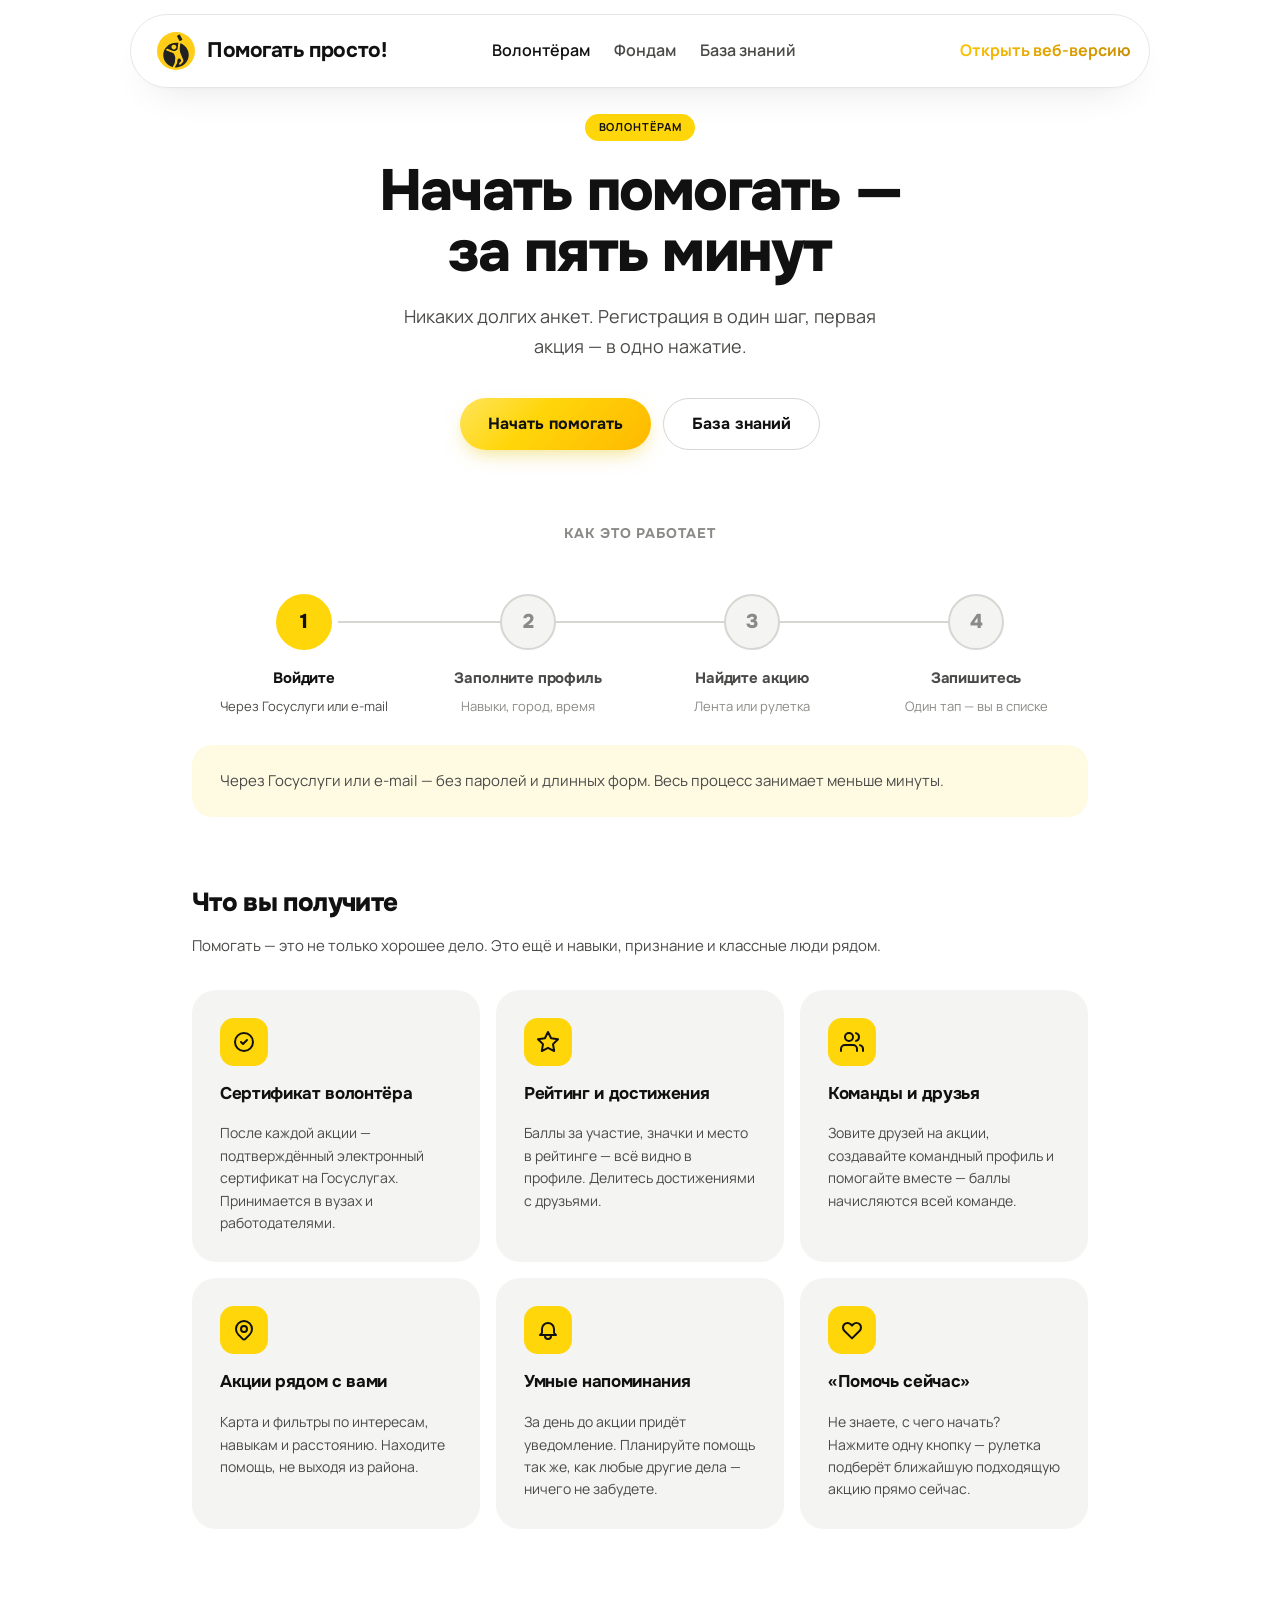
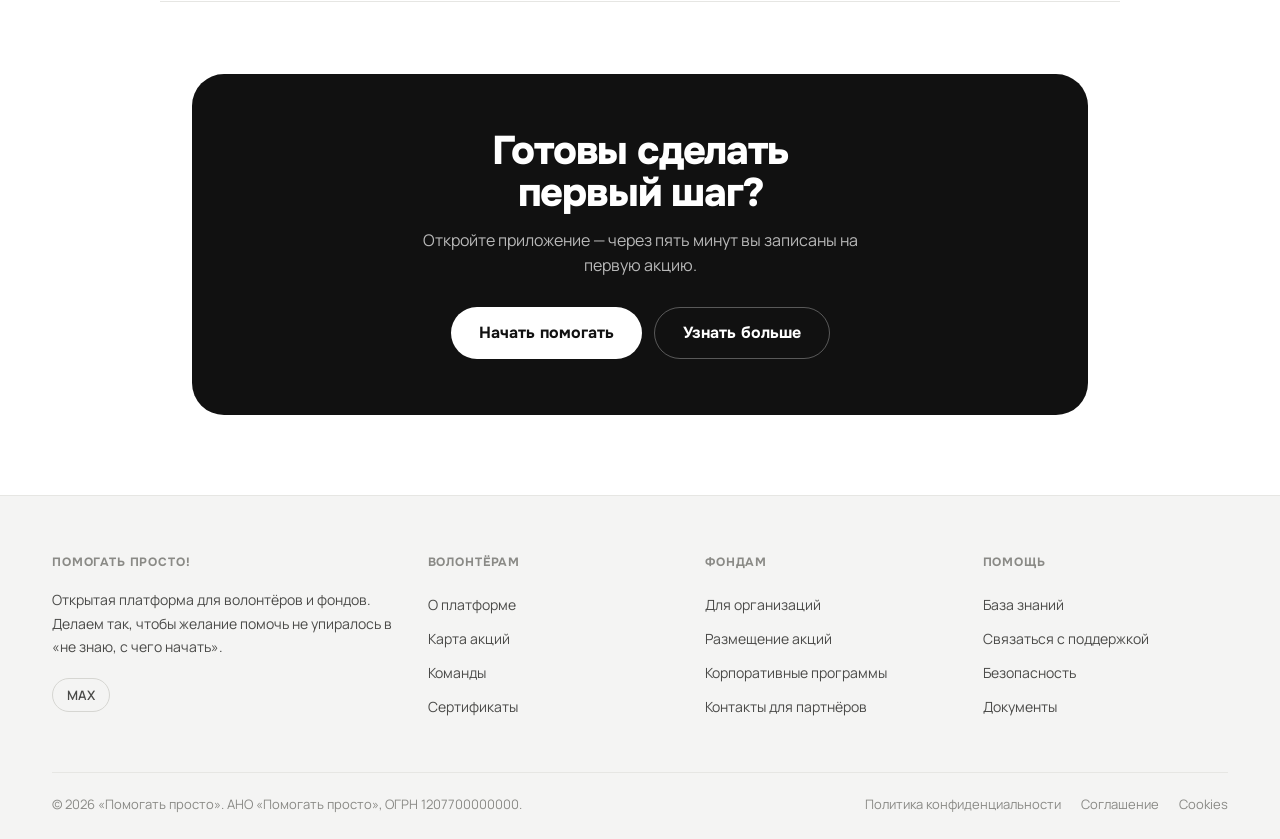
<file: volunteers.html>
<!doctype html>
<html lang="ru">
<head>
<meta charset="utf-8"/>
<meta name="viewport" content="width=device-width,initial-scale=1"/>
<title>Волонтёрам — Помогать просто!</title>
<link rel="preconnect" href="https://fonts.googleapis.com"/>
<link rel="preconnect" href="https://fonts.gstatic.com" crossorigin/>
<link href="https://fonts.googleapis.com/css2?family=Onest:wght@700;800&family=Manrope:wght@400;500;600;700&display=swap" rel="stylesheet"/>
<link rel="stylesheet" href="styles/legal.css"/>
<style>
  /* ---- hero ---- */
  .vol-hero{padding:112px 0 72px;text-align:center}
  .vol-hero .kicker{display:inline-block;background:var(--yellow);color:var(--ink);font-size:11px;font-weight:700;text-transform:uppercase;letter-spacing:.08em;padding:4px 14px;border-radius:999px;margin-bottom:20px;font-family:"Manrope",sans-serif}
  .vol-hero h1{font-family:"Onest",sans-serif;font-size:clamp(36px,6vw,58px);font-weight:800;letter-spacing:-0.03em;line-height:1.05;margin:0 0 20px;color:var(--ink)}
  .vol-hero p{font-size:18px;color:var(--ink-2);max-width:520px;margin:0 auto 36px;line-height:1.65}
  .vol-hero-ctas{display:flex;gap:12px;justify-content:center;flex-wrap:wrap}

  /* ---- shared button styles ---- */
  .btn{display:inline-flex;align-items:center;justify-content:center;font-family:"Onest",sans-serif;font-weight:700;font-size:16px;height:52px;padding:0 28px;border-radius:999px;text-decoration:none;transition:filter .15s,opacity .15s;white-space:nowrap;border:0;cursor:pointer}
  .btn-grad{background:linear-gradient(135deg,#FFE45C 0%,var(--yellow) 38%,#FFB800 100%);color:var(--ink);box-shadow:0 8px 20px -6px rgba(229,191,0,.5)}
  .btn-grad:hover{filter:brightness(1.06);opacity:1}
  .btn-ghost{background:transparent;color:var(--ink);border:1.5px solid var(--line-2)}
  .btn-ghost:hover{border-color:var(--ink);opacity:1}

  /* ---- steps (horizontal timeline) ---- */
  .vol-steps-wrap{max-width:960px;margin:0 auto;padding:0 32px 0}
  .vol-steps-title{font-family:"Onest",sans-serif;font-size:14px;font-weight:700;text-transform:uppercase;letter-spacing:.07em;color:var(--ink-3);text-align:center;margin:0 0 48px}
  .vol-steps{display:grid;grid-template-columns:repeat(4,1fr);gap:0;position:relative;margin-bottom:0}
  .vol-steps::before{content:"";position:absolute;top:27px;left:calc(12.5% + 20px);right:calc(12.5% + 20px);height:2px;background:var(--line-2);z-index:0}
  .vol-step{display:flex;flex-direction:column;align-items:center;text-align:center;padding:0 12px;position:relative;z-index:1;cursor:pointer}
  .vol-step-num{width:56px;height:56px;border-radius:50%;background:var(--bg-2);border:2px solid var(--line-2);color:var(--ink-3);font-family:"Onest",sans-serif;font-weight:800;font-size:20px;display:grid;place-items:center;margin-bottom:16px;flex-shrink:0;transition:background .22s,border-color .22s,color .22s,box-shadow .22s;box-shadow:0 0 0 0 transparent}
  .vol-step:hover .vol-step-num{border-color:var(--yellow);color:var(--ink);background:#fff}
  .vol-step.active .vol-step-num{background:var(--yellow);border-color:var(--yellow);color:var(--ink);box-shadow:0 0 0 6px var(--bg)}
  .vol-step h4{font-family:"Onest",sans-serif;font-size:15px;font-weight:700;letter-spacing:-0.01em;margin:0 0 6px;color:var(--ink-2);transition:color .2s}
  .vol-step.active h4{color:var(--ink)}
  .vol-step p{font-size:13px;color:var(--ink-3);line-height:1.5;margin:0;transition:color .2s}
  .vol-step.active p{color:var(--ink-2)}

  /* detail panel below timeline */
  .vol-step-detail{max-width:960px;margin:0 auto;padding:0 32px;overflow:hidden}
  .vol-step-detail-inner{background:var(--yellow-tint);border-radius:20px;padding:24px 28px;font-size:15px;color:var(--ink-2);line-height:1.65;margin-top:28px;margin-bottom:64px;transition:opacity .25s ease}
  .vol-step-detail-inner strong{color:var(--ink)}

  /* ---- cards ---- */
  .vol-section{max-width:960px;margin:0 auto;padding:0 32px 72px}
  .vol-section-title{font-family:"Onest",sans-serif;font-size:26px;font-weight:800;letter-spacing:-0.025em;margin:0 0 8px;color:var(--ink)}
  .vol-section-sub{font-size:15px;color:var(--ink-2);margin:0 0 32px;line-height:1.6}
  .vol-cards{display:grid;grid-template-columns:repeat(3,1fr);gap:16px}
  .vol-card{background:var(--bg-2);border-radius:24px;padding:28px;display:flex;flex-direction:column;gap:14px}
  .vol-card-icon{width:48px;height:48px;border-radius:14px;background:var(--yellow);display:flex;align-items:center;justify-content:center;flex-shrink:0}
  .vol-card h5{font-family:"Onest",sans-serif;font-size:17px;font-weight:700;letter-spacing:-0.02em;margin:0;color:var(--ink)}
  .vol-card p{font-size:14px;color:var(--ink-2);line-height:1.6;margin:0}

  /* ---- final CTA ---- */
  .vol-final{max-width:960px;margin:0 auto 80px;padding:0 32px}
  .vol-final-inner{background:var(--ink);border-radius:32px;padding:56px 48px;text-align:center;color:#fff}
  .vol-final-inner h2{font-family:"Onest",sans-serif;font-size:clamp(26px,4vw,40px);font-weight:800;letter-spacing:-0.03em;line-height:1.05;margin:0 0 14px}
  .vol-final-inner p{font-size:16px;opacity:.7;max-width:440px;margin:0 auto 28px;line-height:1.6}
  .vol-final-ctas{display:flex;gap:12px;justify-content:center;flex-wrap:wrap}
  .btn-light{background:#fff;color:var(--ink)}
  .btn-light:hover{filter:brightness(.96);opacity:1}
  .btn-outline-white{background:transparent;color:#fff;border:1.5px solid rgba(255,255,255,.3)}
  .btn-outline-white:hover{border-color:rgba(255,255,255,.7);opacity:1}

  /* ---- divider ---- */
  .vol-divider{max-width:960px;margin:0 auto 72px;padding:0 32px;border-top:1px solid var(--line)}

  @media(max-width:819px){
    .vol-hero{padding:96px 18px 48px}
    .vol-steps-wrap,.vol-step-detail,.vol-section,.vol-final{padding-left:18px;padding-right:18px}
    .vol-steps{grid-template-columns:1fr 1fr;gap:20px 8px}
    .vol-steps::before{display:none}
    .vol-step p{display:none}
    .vol-step-detail-inner{padding:18px 20px}
    .vol-cards{grid-template-columns:1fr}
    .vol-final-inner{padding:36px 20px;border-radius:24px}
    .vol-final-ctas{flex-direction:column;align-items:stretch}
    .vol-final-ctas .btn{width:100%}
  }
</style>
</head>
<body>

<div class="nav-veil" aria-hidden="true"></div>
<div class="nav-backdrop" id="navBackdrop" aria-hidden="true"></div>
<nav class="nav">
  <div class="nav-inner" id="navShell">
    <div class="nav-top">
      <a class="logo" href="index.html"><img class="logo-mark" src="assets/stoloto-icon.svg" alt="" aria-hidden="true">Помогать&nbsp;просто!</a>
      <div class="nav-tabs">
        <a href="volunteers.html" class="nav-tab" style="color:var(--ink)">Волонтёрам</a>
        <a href="funds.html" class="nav-tab">Фондам</a>
        <a href="help.html" class="nav-tab">База знаний</a>
      </div>
      <a href="https://prod-charity.loventy.ru" class="nav-cta-text" target="_blank" rel="noopener">Открыть веб-версию</a>
      <button class="nav-burger" id="navBurger" aria-label="Меню" type="button">
        <span></span><span></span><span></span>
      </button>
    </div>
    <div class="nav-mobile-panel" id="navMobilePanel" aria-hidden="true">
      <div class="nav-mobile-inner">
        <a href="volunteers.html">Волонтёрам</a>
        <a href="funds.html">Фондам</a>
        <a href="help.html">База знаний</a>
        <a href="https://prod-charity.loventy.ru" class="mobile-cta" target="_blank" rel="noopener">Открыть веб-версию</a>
      </div>
    </div>
  </div>
</nav>

<!-- HERO -->
<section class="vol-hero">
  <span class="kicker">Волонтёрам</span>
  <h1>Начать помогать —<br/>за пять минут</h1>
  <p>Никаких долгих анкет. Регистрация в один шаг, первая акция — в одно нажатие.</p>
  <div class="vol-hero-ctas">
    <a href="index.html#open" class="btn btn-grad">Начать помогать</a>
    <a href="help.html" class="btn btn-ghost">База знаний</a>
  </div>
</section>

<!-- STEPS -->
<div class="vol-steps-wrap">
  <p class="vol-steps-title">Как это работает</p>
  <div class="vol-steps" id="volSteps">
    <div class="vol-step active" data-detail="Через Госуслуги или e-mail — без паролей и длинных форм. Весь процесс занимает меньше минуты.">
      <div class="vol-step-num">1</div>
      <h4>Войдите</h4>
      <p>Через Госуслуги или e-mail</p>
    </div>
    <div class="vol-step" data-detail="Укажите навыки, город и удобное время — займёт 2 минуты. Позже всё можно изменить в любой момент.">
      <div class="vol-step-num">2</div>
      <h4>Заполните профиль</h4>
      <p>Навыки, город, время</p>
    </div>
    <div class="vol-step" data-detail="Лента подберёт акции по вашим интересам и местонахождению. Или нажмите «Помочь сейчас» — рулетка выберет сама.">
      <div class="vol-step-num">3</div>
      <h4>Найдите акцию</h4>
      <p>Лента или рулетка</p>
    </div>
    <div class="vol-step" data-detail="Один тап — вы в списке участников. За день до акции придёт напоминание. После — сертификат автоматически появится в профиле.">
      <div class="vol-step-num">4</div>
      <h4>Запишитесь</h4>
      <p>Один тап — вы в списке</p>
    </div>
  </div>
</div>
<div class="vol-step-detail">
  <div class="vol-step-detail-inner" id="volStepDetail">Через Госуслуги или e-mail — без паролей и длинных форм. Весь процесс занимает меньше минуты.</div>
</div>

<!-- BENEFITS -->
<div class="vol-section">
  <h2 class="vol-section-title">Что вы получите</h2>
  <p class="vol-section-sub">Помогать — это не только хорошее дело. Это ещё и навыки, признание и классные люди рядом.</p>
  <div class="vol-cards">
    <div class="vol-card">
      <div class="vol-card-icon">
        <svg width="24" height="24" viewBox="0 0 24 24" fill="none"><path d="M9 12l2 2 4-4M21 12a9 9 0 11-18 0 9 9 0 0118 0z" stroke="#111" stroke-width="2" stroke-linecap="round" stroke-linejoin="round"/></svg>
      </div>
      <h5>Сертификат волонтёра</h5>
      <p>После каждой акции — подтверждённый электронный сертификат на Госуслугах. Принимается в вузах и работодателями.</p>
    </div>
    <div class="vol-card">
      <div class="vol-card-icon">
        <svg width="24" height="24" viewBox="0 0 24 24" fill="none"><path d="M12 2l3.09 6.26L22 9.27l-5 4.87 1.18 6.88L12 17.77l-6.18 3.25L7 14.14 2 9.27l6.91-1.01L12 2z" stroke="#111" stroke-width="2" stroke-linecap="round" stroke-linejoin="round"/></svg>
      </div>
      <h5>Рейтинг и достижения</h5>
      <p>Баллы за участие, значки и место в рейтинге — всё видно в профиле. Делитесь достижениями с друзьями.</p>
    </div>
    <div class="vol-card">
      <div class="vol-card-icon">
        <svg width="24" height="24" viewBox="0 0 24 24" fill="none"><path d="M17 21v-2a4 4 0 00-4-4H5a4 4 0 00-4 4v2M9 11a4 4 0 100-8 4 4 0 000 8zM23 21v-2a4 4 0 00-3-3.87M16 3.13a4 4 0 010 7.75" stroke="#111" stroke-width="2" stroke-linecap="round" stroke-linejoin="round"/></svg>
      </div>
      <h5>Команды и друзья</h5>
      <p>Зовите друзей на акции, создавайте командный профиль и помогайте вместе — баллы начисляются всей команде.</p>
    </div>
    <div class="vol-card">
      <div class="vol-card-icon">
        <svg width="24" height="24" viewBox="0 0 24 24" fill="none"><path d="M17.657 16.657L13.414 20.9a1.998 1.998 0 01-2.827 0l-4.244-4.243a8 8 0 1111.314 0z" stroke="#111" stroke-width="2" stroke-linecap="round" stroke-linejoin="round"/><path d="M15 11a3 3 0 11-6 0 3 3 0 016 0z" stroke="#111" stroke-width="2" stroke-linecap="round" stroke-linejoin="round"/></svg>
      </div>
      <h5>Акции рядом с вами</h5>
      <p>Карта и фильтры по интересам, навыкам и расстоянию. Находите помощь, не выходя из района.</p>
    </div>
    <div class="vol-card">
      <div class="vol-card-icon">
        <svg width="24" height="24" viewBox="0 0 24 24" fill="none"><path d="M15 17h5l-1.405-1.405A2.032 2.032 0 0118 14.158V11a6 6 0 10-12 0v3.159c0 .538-.214 1.055-.595 1.436L4 17h5m6 0v1a3 3 0 11-6 0v-1m6 0H9" stroke="#111" stroke-width="2" stroke-linecap="round" stroke-linejoin="round"/></svg>
      </div>
      <h5>Умные напоминания</h5>
      <p>За день до акции придёт уведомление. Планируйте помощь так же, как любые другие дела — ничего не забудете.</p>
    </div>
    <div class="vol-card">
      <div class="vol-card-icon">
        <svg width="24" height="24" viewBox="0 0 24 24" fill="none"><path d="M4.318 6.318a4.5 4.5 0 000 6.364L12 20.364l7.682-7.682a4.5 4.5 0 00-6.364-6.364L12 7.636l-1.318-1.318a4.5 4.5 0 00-6.364 0z" stroke="#111" stroke-width="2" stroke-linecap="round" stroke-linejoin="round"/></svg>
      </div>
      <h5>«Помочь сейчас»</h5>
      <p>Не знаете, с чего начать? Нажмите одну кнопку — рулетка подберёт ближайшую подходящую акцию прямо сейчас.</p>
    </div>
  </div>
</div>

<div class="vol-divider"></div>

<!-- FINAL CTA -->
<div class="vol-final">
  <div class="vol-final-inner">
    <h2>Готовы сделать<br/>первый шаг?</h2>
    <p>Откройте приложение — через пять минут вы записаны на первую акцию.</p>
    <div class="vol-final-ctas">
      <a href="index.html#open" class="btn btn-light">Начать помогать</a>
      <a href="help.html" class="btn btn-outline-white">Узнать больше</a>
    </div>
  </div>
</div>

<!-- FOOTER -->
<footer class="site-footer">
  <div class="wrap">
    <div class="foot-grid">
      <div class="foot-col">
        <h6>Помогать просто!</h6>
        <p class="foot-about">Открытая платформа для волонтёров и фондов. Делаем так, чтобы желание помочь не упиралось в «не знаю, с чего начать».</p>
        <div class="foot-socials">
          <a href="https://max.ru/id263524490954_1_bot" class="foot-social-btn" target="_blank" rel="noopener">MAX</a>
        </div>
      </div>
      <div class="foot-col">
        <h6>Волонтёрам</h6>
        <a href="volunteers.html">О платформе</a>
        <a href="help.html#volunteers">Карта акций</a>
        <a href="help.html#volunteers">Команды</a>
        <a href="help.html#volunteers">Сертификаты</a>
      </div>
      <div class="foot-col">
        <h6>Фондам</h6>
        <a href="funds.html">Для организаций</a>
        <a href="help.html#orgs">Размещение акций</a>
        <a href="help.html#orgs">Корпоративные программы</a>
        <a href="help.html#contact">Контакты для партнёров</a>
      </div>
      <div class="foot-col">
        <h6>Помощь</h6>
        <a href="help.html">База знаний</a>
        <a href="help.html#contact">Связаться с поддержкой</a>
        <a href="help.html#safety">Безопасность</a>
        <a href="agreement.html">Документы</a>
      </div>
    </div>
    <div class="foot-bottom">
      <span>© 2026 «Помогать просто». АНО «Помогать просто», ОГРН 1207700000000.</span>
      <div class="links">
        <a href="privacy.html">Политика конфиденциальности</a>
        <a href="agreement.html">Соглашение</a>
        <a href="cookies.html">Cookies</a>
      </div>
    </div>
  </div>
</footer>

<script src="scripts/nav.js" defer></script>
<script>
(function(){
  var detail = document.getElementById('volStepDetail');
  document.querySelectorAll('#volSteps .vol-step').forEach(function(step){
    step.addEventListener('click', function(){
      document.querySelectorAll('#volSteps .vol-step').forEach(function(s){ s.classList.remove('active'); });
      step.classList.add('active');
      detail.style.opacity = '0';
      setTimeout(function(){ detail.textContent = step.dataset.detail; detail.style.opacity = '1'; }, 120);
    });
  });
})();
</script>
</body>
</html>
</file>
<file: styles/legal.css>
:root{
    --bg:#ffffff;--bg-2:#f4f4f3;--bg-3:#ebebea;
    --ink:#111111;--ink-2:#4a4a48;--ink-3:#8a8a86;
    --line:#e6e6e3;--line-2:#d6d6d2;--yellow:#FFD60A;--yellow-soft:#FFF2A8;--yellow-tint:#FFFBE3;
  }
  *{box-sizing:border-box}
  html,body{margin:0;padding:0;background:var(--bg);color:var(--ink);font-family:"Manrope",system-ui,sans-serif;-webkit-font-smoothing:antialiased;font-size:16px;line-height:1.7;overscroll-behavior-y:none}
  a{color:var(--ink);text-decoration:underline;text-underline-offset:3px}
  a:hover{opacity:.7}

  /* ============ FULL NAV (shared with main) ============ */
  /* nav-veil: solid white block — covers overscroll bounce area above nav */
  .nav-veil{position:fixed;top:0;left:0;right:0;height:80px;z-index:49;pointer-events:none;background:transparent}
  .nav-backdrop{position:fixed;inset:0;z-index:48;opacity:0;pointer-events:none;transition:opacity .25s ease}
  body.menu-open .nav-backdrop{opacity:1;pointer-events:auto}
  body.menu-open .nav{z-index:65}
  body.menu-open{overflow:hidden}
  .nav{position:fixed;top:14px;left:0;right:0;z-index:50;display:flex;justify-content:center;pointer-events:none}
  .nav-inner{pointer-events:auto;display:flex;flex-direction:column;justify-content:center;align-items:stretch;gap:0;padding:0 18px 0 26px;background:rgba(255,255,255,.78);backdrop-filter:blur(22px) saturate(140%);-webkit-backdrop-filter:blur(22px) saturate(140%);border:1px solid var(--line);border-radius:40px;box-shadow:0 1px 0 rgba(255,255,255,.8) inset,0 18px 40px -20px rgba(0,0,0,.12),0 2px 6px -2px rgba(0,0,0,.04);width:min(1020px,calc(100% - 28px));overflow:hidden;height:74px;flex-shrink:0;transition:height .35s ease}
  .nav-top{display:grid;grid-template-columns:1fr auto 1fr;align-items:center;gap:14px;flex:none;min-height:74px}
  .logo{display:flex;align-items:center;gap:12px;font-family:"Onest",sans-serif;font-weight:700;font-size:21px;letter-spacing:-0.02em;justify-self:start;color:var(--ink);text-decoration:none}
  .logo-mark{width:38px;height:38px;border-radius:50%;display:block;flex-shrink:0}
  .nav-tabs{display:flex;gap:24px;justify-self:center}
  .nav-tab{font-size:16px;font-weight:600;color:var(--ink-2);transition:color .15s;text-decoration:none}
  .nav-tab:hover{color:var(--ink)}
  .nav-cta-text{font-size:16px;font-weight:700;background:linear-gradient(135deg,#FFC700 0%,#E5A800 45%,#C58A00 100%);-webkit-background-clip:text;background-clip:text;-webkit-text-fill-color:transparent;color:transparent;transition:filter .15s;justify-self:end;white-space:nowrap;text-decoration:none}
  .nav-cta-text:hover{filter:brightness(1.08)}
  .nav-burger{display:none;width:38px;height:38px;border-radius:50%;background:var(--ink);justify-content:center;align-items:center;cursor:pointer;justify-self:end;border:0;padding:0;position:relative;overflow:hidden}
  .nav-burger span{position:absolute;left:50%;width:16px;height:2px;background:#fff;border-radius:2px;transform:translateX(-50%);transition:transform .28s cubic-bezier(.4,0,.2,1),opacity .18s ease,top .28s cubic-bezier(.4,0,.2,1)}
  .nav-burger span:nth-child(1){top:13px}
  .nav-burger span:nth-child(2){top:18px}
  .nav-burger span:nth-child(3){top:23px}
  .nav-burger.open span:nth-child(1),.nav-burger.open span:nth-child(3){top:18px}
  .nav-mobile-panel{display:grid;grid-template-rows:0fr;opacity:0;pointer-events:none;transition:grid-template-rows .35s ease,opacity .2s ease;min-height:0}
  .nav-mobile-panel>.nav-mobile-inner{overflow:hidden;min-height:0;display:flex;flex-direction:column;gap:0;padding-top:8px}
  .nav-mobile-panel a{padding:18px 4px;font-family:"Onest",sans-serif;font-size:28px;font-weight:700;letter-spacing:-0.025em;color:var(--ink);text-decoration:none}
  .nav-mobile-panel a.mobile-cta{margin-top:auto;margin-bottom:8px;background:linear-gradient(135deg,#FFE45C 0%,var(--yellow) 38%,#FFB800 100%);padding:18px 24px;border-radius:999px;text-align:center;border:0;font-size:18px;box-shadow:0 10px 24px -8px rgba(229,191,0,.45)}
  .nav-inner.open{height:calc(100dvh - 28px)}
  .nav-inner.open .nav-mobile-panel{grid-template-rows:1fr;opacity:1;pointer-events:auto;flex:1;min-height:0}
  .nav-burger.open span:nth-child(1){transform:translateX(-50%) rotate(45deg)}
  .nav-burger.open span:nth-child(2){opacity:0;transform:translateX(-50%) scaleX(.25)}
  .nav-burger.open span:nth-child(3){transform:translateX(-50%) rotate(-45deg)}

  /* Layout */
  .l-wrap{max-width:760px;margin:0 auto;padding:96px 32px 96px}
  .l-hero{margin-bottom:48px;padding-bottom:32px;border-bottom:2px solid var(--ink)}
  .l-badge{display:inline-block;background:var(--yellow);color:var(--ink);font-size:11px;font-weight:700;text-transform:uppercase;letter-spacing:.08em;padding:4px 12px;border-radius:999px;margin-bottom:16px;font-family:"Manrope",sans-serif}
  .l-hero h1{font-family:"Onest",sans-serif;font-size:clamp(28px,5vw,42px);font-weight:700;letter-spacing:-0.03em;line-height:1.1;margin:0 0 12px}
  .l-hero .l-meta{font-size:13px;color:var(--ink-3)}

  /* TOC */
  .l-toc{background:var(--bg-2);border-radius:16px;padding:24px 28px;margin-bottom:40px}
  .l-toc h4{font-family:"Onest",sans-serif;font-size:14px;font-weight:700;margin:0 0 14px;letter-spacing:-0.01em}
  .l-toc ol{margin:0;padding-left:20px;display:flex;flex-direction:column;gap:6px}
  .l-toc li a{font-size:14px;color:var(--ink-2);text-decoration:none}
  .l-toc li a:hover{color:var(--ink)}

  /* Content */
  .l-content h2{font-family:"Onest",sans-serif;font-size:20px;font-weight:700;letter-spacing:-0.02em;margin:48px 0 14px;padding-top:8px;scroll-margin-top:72px}
  .l-content h3{font-family:"Onest",sans-serif;font-size:16px;font-weight:700;margin:28px 0 10px}
  .l-content p{margin:0 0 16px;color:var(--ink-2)}
  .l-content ul,.l-content ol{margin:0 0 16px;padding-left:22px;color:var(--ink-2)}
  .l-content li{margin-bottom:8px}
  .l-content strong{color:var(--ink);font-weight:700}
  .l-content .l-note{background:var(--yellow-tint);border-left:3px solid var(--yellow);border-radius:0 8px 8px 0;padding:14px 18px;margin:20px 0;font-size:14px;color:var(--ink-2)}
  .l-content .l-warn{background:#fff5f5;border-left:3px solid #e53935;border-radius:0 8px 8px 0;padding:14px 18px;margin:20px 0;font-size:14px;color:#b71c1c}
  .l-content table{width:100%;border-collapse:collapse;margin:20px 0;font-size:14px}
  .l-content th{background:var(--bg-2);text-align:left;padding:10px 14px;font-weight:700;border-bottom:2px solid var(--line)}
  .l-content td{padding:10px 14px;border-bottom:1px solid var(--line);color:var(--ink-2);vertical-align:top}

  /* ============ SHARED FOOTER ============ */
  .site-footer{background:var(--bg-2);border-top:1px solid var(--line);padding:56px 0 0}
  .site-footer .wrap{max-width:1240px;margin:0 auto;padding:0 32px}
  .foot-grid{display:grid;grid-template-columns:1.4fr 1fr 1fr 1fr;gap:32px;padding-bottom:48px}
  .foot-col h6{font-family:"Onest",sans-serif;font-size:12px;font-weight:700;letter-spacing:.07em;text-transform:uppercase;color:var(--ink-3);margin:0 0 16px}
  .foot-about{font-size:14px;color:var(--ink-2);line-height:1.65;margin:0 0 20px}
  .foot-socials{display:flex;gap:8px;flex-wrap:wrap}
  .foot-social-btn{display:inline-flex;align-items:center;height:34px;padding:0 14px;border-radius:999px;border:1px solid var(--line-2);font-size:13px;font-weight:600;color:var(--ink-2);text-decoration:none;transition:border-color .15s,color .15s}
  .foot-social-btn:hover{border-color:var(--ink);color:var(--ink);opacity:1}
  .foot-col a:not(.foot-social-btn){display:block;font-size:14px;color:var(--ink-2);padding:5px 0;text-decoration:none;transition:color .15s}
  .foot-col a:not(.foot-social-btn):hover{color:var(--ink);opacity:1}
  .foot-bottom{border-top:1px solid var(--line);padding:20px 0 24px;display:flex;align-items:center;justify-content:space-between;gap:16px;font-size:13px;color:var(--ink-3)}
  .foot-bottom .links{display:flex;gap:20px}
  .foot-bottom .links a{color:var(--ink-3);text-decoration:none}
  .foot-bottom .links a:hover{color:var(--ink);opacity:1}

  /* old l-foot kept for compat but hidden when site-footer present */
  .l-foot{display:none}

  @media(max-width:900px){
    .foot-grid{grid-template-columns:1fr 1fr;gap:24px 20px}
    .foot-col:first-child{grid-column:1 / -1}
  }

  /* Nav squeeze: 3 tabs start overlapping ~960px */
  @media(min-width:820px) and (max-width:960px){
    .nav-inner{padding:9px 12px 9px 18px}
    .nav-tabs{gap:14px}
  }

  @media(min-width:820px) and (max-width:830px){
    .nav-tabs{gap:12px}
  }

  @media(max-width:819px){
    /* Nav burger fix — switch to flex so burger snaps to right */
    .nav-inner{justify-content:flex-start}
    .nav-top{display:flex !important;align-items:center;justify-content:space-between;gap:12px}
    .nav-tabs,.nav-cta-text{display:none !important}
    .nav-burger{display:flex !important;flex:none;margin-left:auto}

    .l-wrap{padding-left:18px !important;padding-right:18px !important;padding-bottom:40px !important}
    .l-toc{padding:18px}

    .site-footer .wrap{padding:0 18px}
    .foot-grid{grid-template-columns:1fr 1fr;gap:24px 16px}
    .foot-col:first-child{grid-column:1 / -1}
    .foot-bottom{flex-direction:column;gap:8px;text-align:center}
    .foot-bottom .links{justify-content:center;flex-wrap:wrap}
  }
</file>
